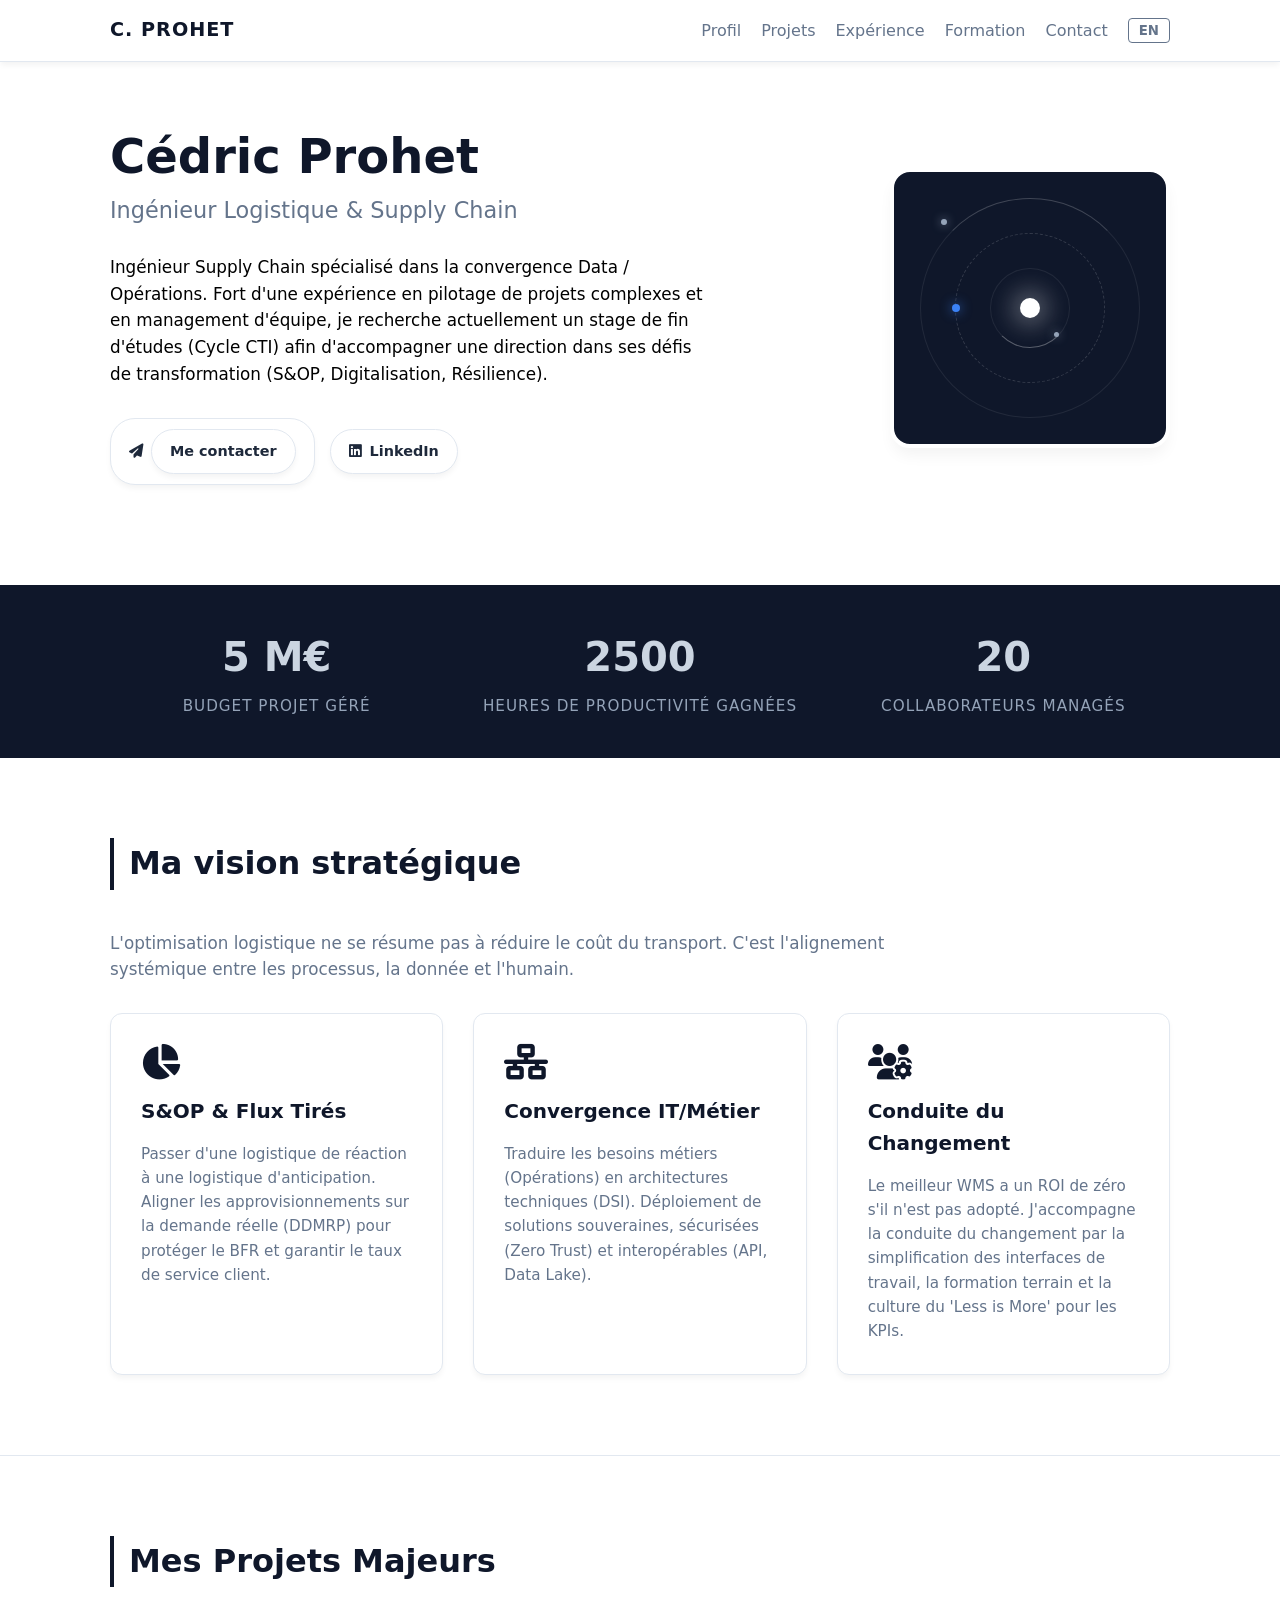
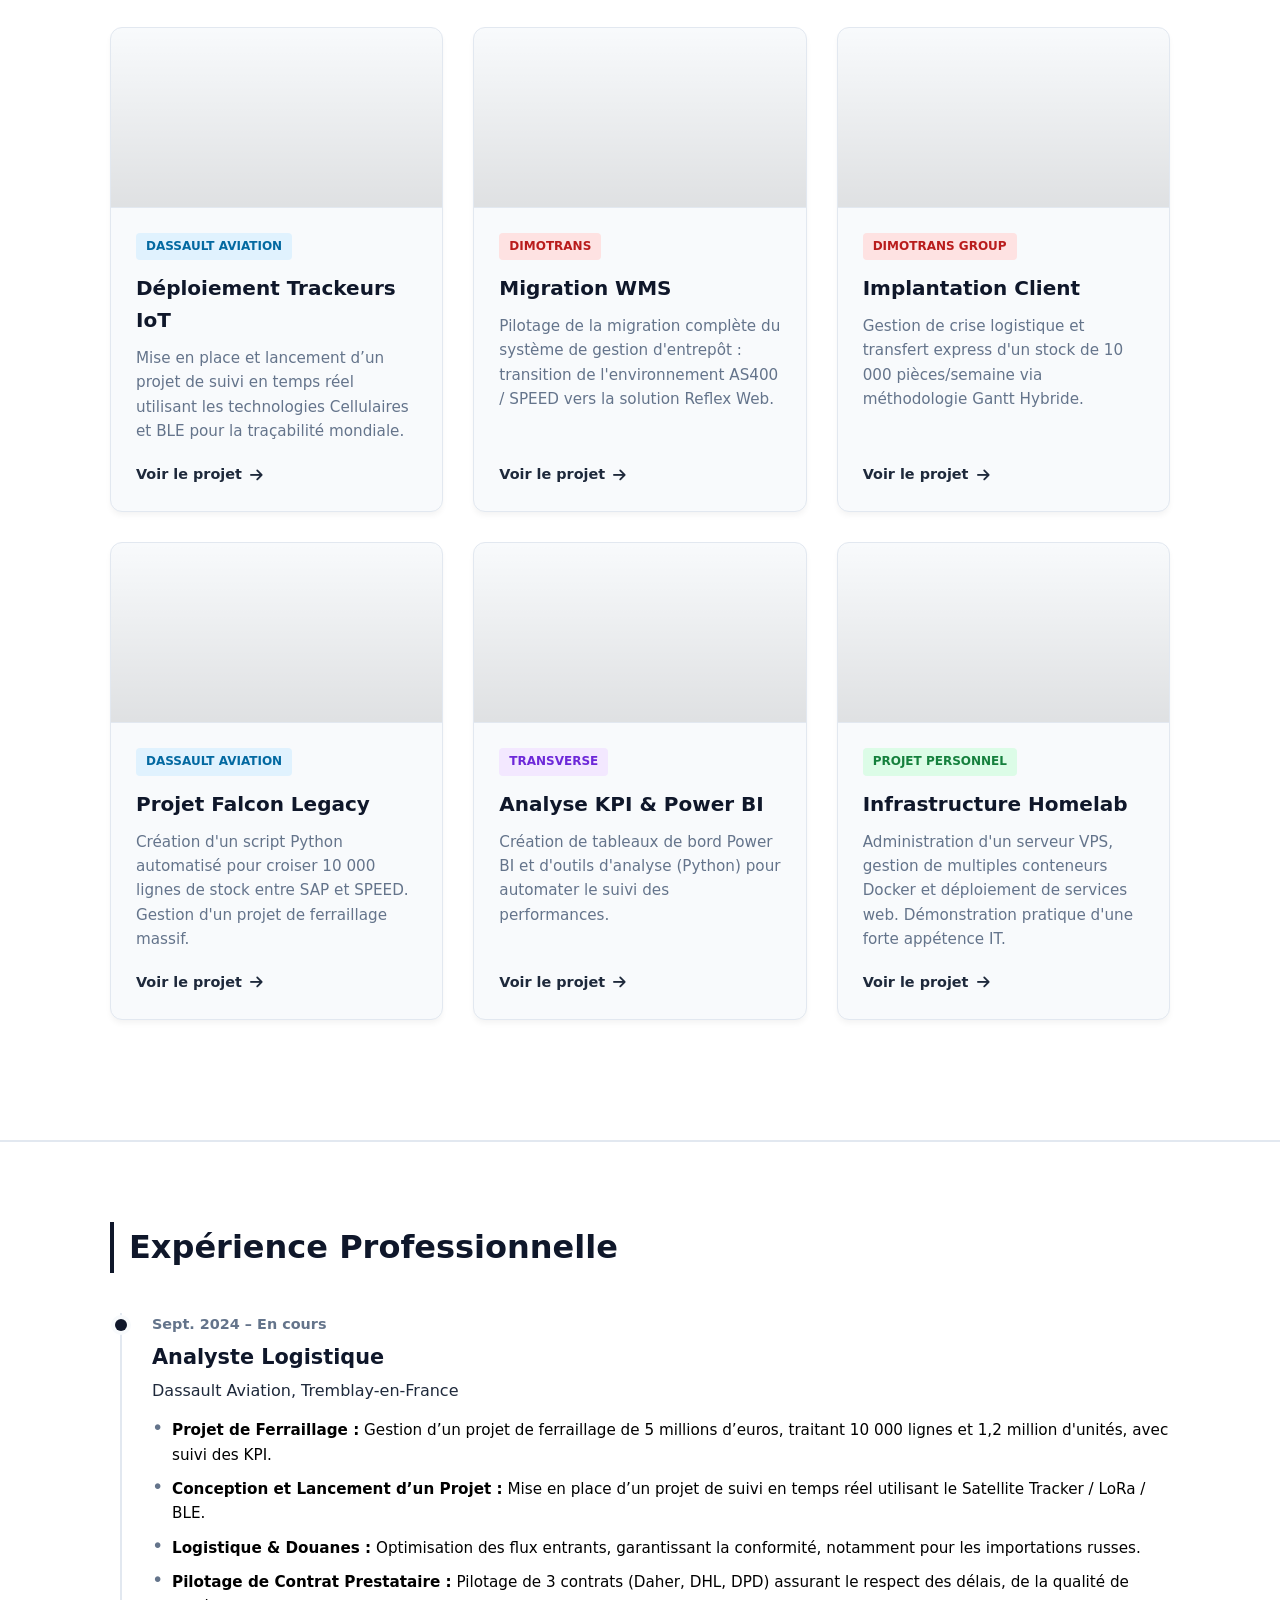
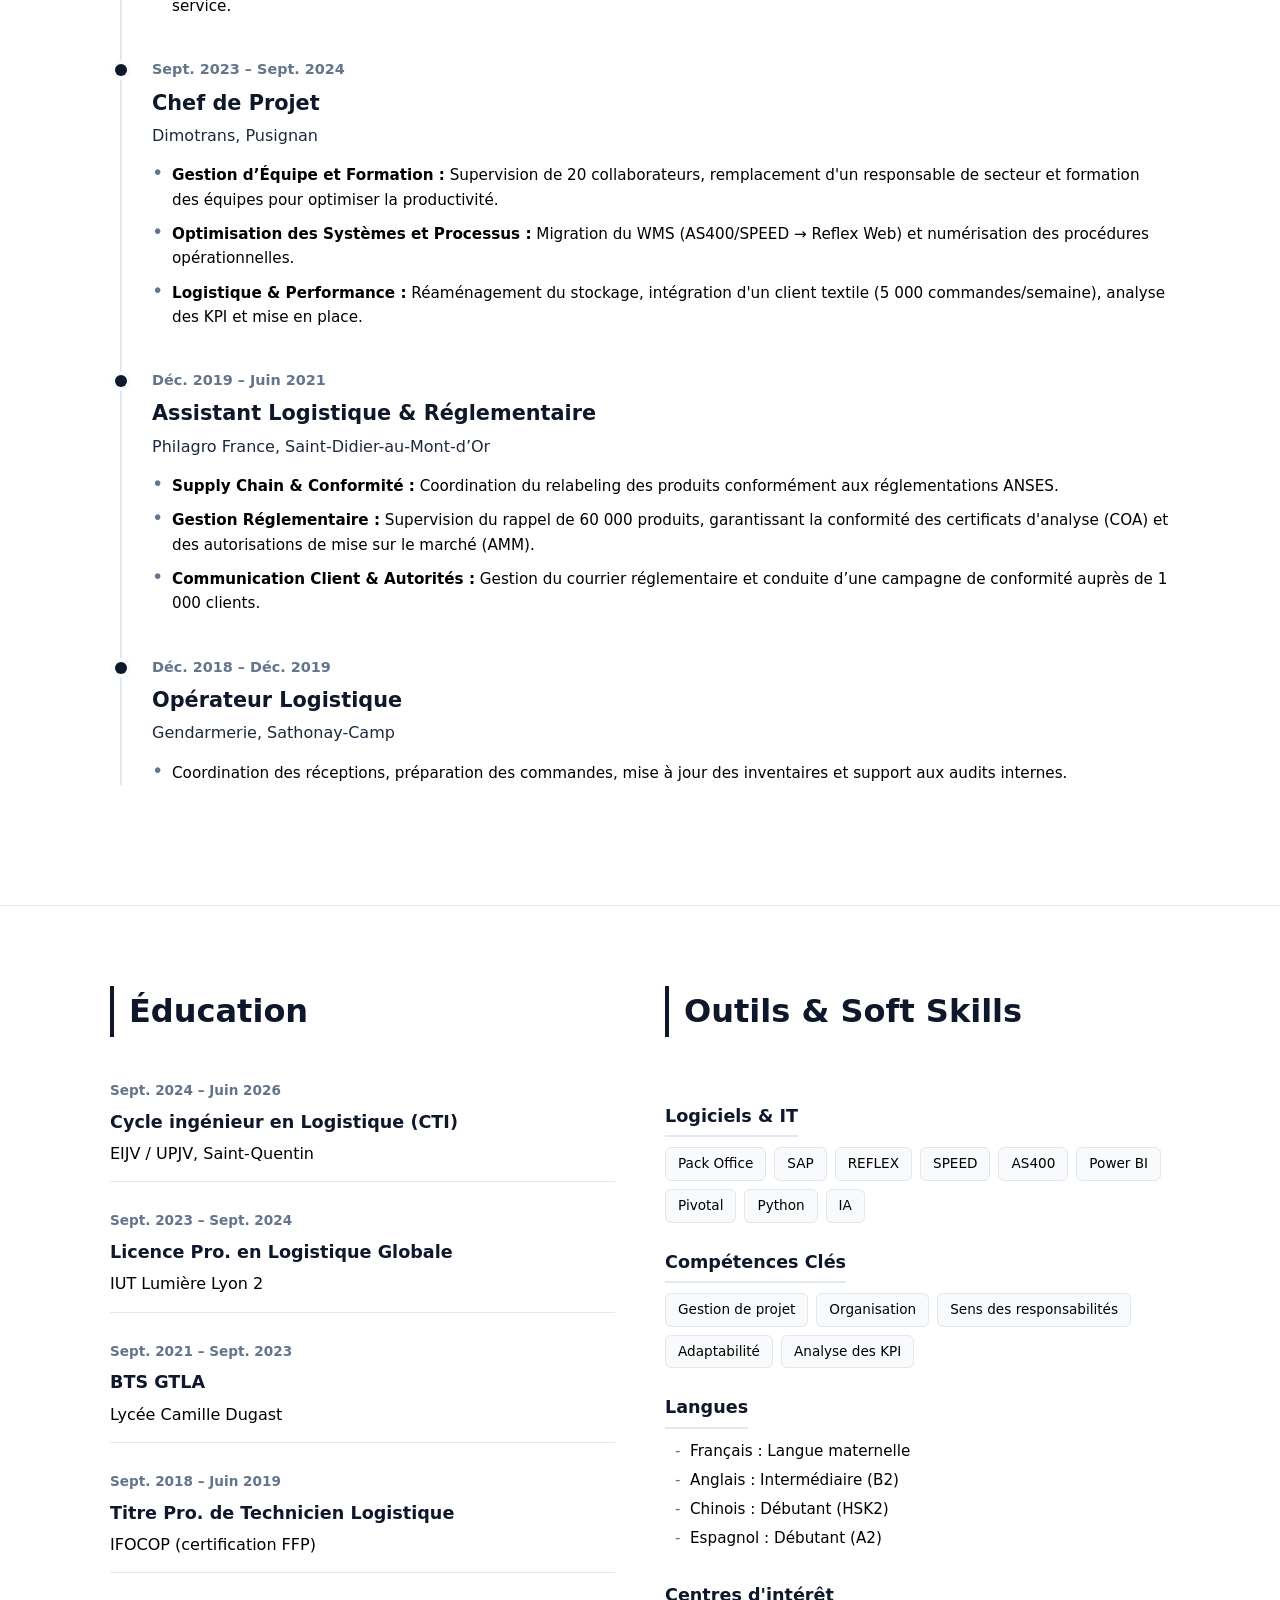
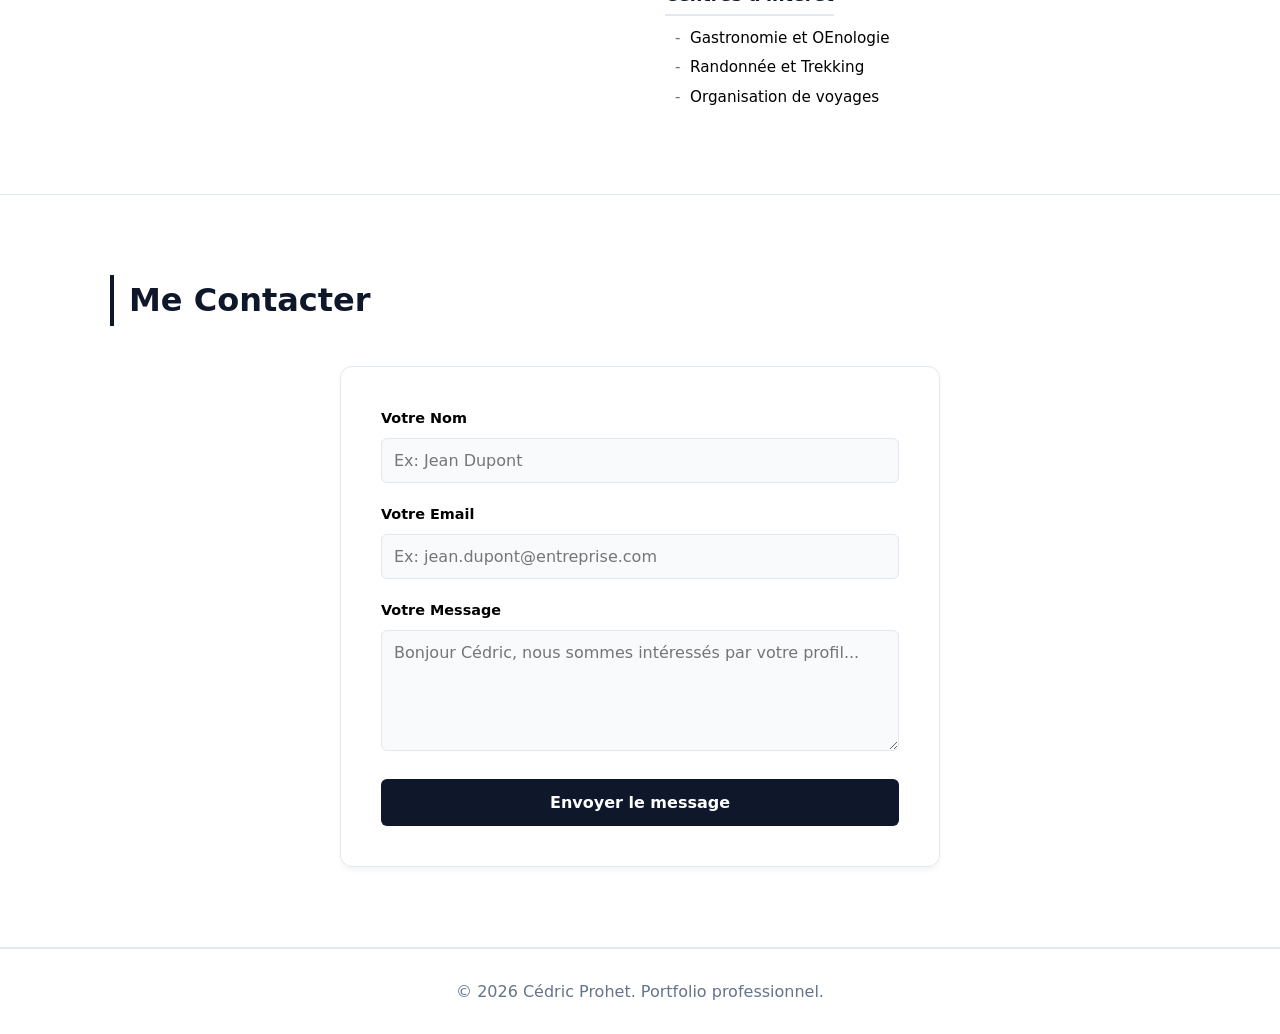
<file: index.html>
<!DOCTYPE html>
<html lang="fr">
<head>
    <meta charset="UTF-8">
    <meta name="viewport" content="width=device-width, initial-scale=1.0">
    <title>Cédric Prohet - Ingénieur Logistique & Supply Chain</title>
    <meta name="description" content="Cédric Prohet, ingénieur Logistique & Supply Chain spécialisé en pilotage de projets, data et digitalisation. Portfolio, expériences et projets.">
    <meta property="og:title" content="Cédric Prohet - Ingénieur Logistique & Supply Chain">
    <meta property="og:description" content="Ingénieur Supply Chain spécialisé dans la convergence Data / Opérations. Portfolio, expériences et projets.">
    <meta property="og:type" content="website">
    <meta property="og:locale" content="fr_FR">
    <meta property="og:url" content="https://cedric.prohet.fr/">
    <meta name="theme-color" content="#0f172a">
    <link rel="canonical" href="https://cedric.prohet.fr/">
    <link rel="icon" type="image/svg+xml" href="favicon.svg">
    <link rel="stylesheet" href="style.css">
    <link rel="stylesheet" href="https://cdnjs.cloudflare.com/ajax/libs/font-awesome/6.4.0/css/all.min.css">

    <style>
        /* === THEME GRIS PRO & ÉLÉGANT === */
        body { line-height: 1.6; }
        .container { max-width: 1100px; margin: 0 auto; padding: 0 20px; }
        .section { padding: 80px 0; }

        /* --- TYPOGRAPHIE --- */
        .section-title { font-size: 2rem; font-weight: 700; color: var(--accent); margin-bottom: 40px; border-left: 4px solid var(--accent); padding-left: 15px; }

        /* --- NAVBAR --- */
        .nav-links { display: flex; gap: 20px; align-items: center; }
        .nav-links a { color: var(--text-muted); text-decoration: none; font-weight: 500; transition: var(--transition); }
        .nav-links a:hover { color: var(--accent); }

        /* --- HERO & PHOTO --- */
        .hero { padding-top: 130px; padding-bottom: 60px; }
        .hero-grid { display: flex; justify-content: space-between; align-items: center; gap: 40px; }
        .hero-text { flex: 1; }
        .hero .title { font-size: 3rem; font-weight: 800; color: var(--accent); line-height: 1.1; margin-bottom: 10px; }
        .hero .subtitle { font-size: 1.4rem; color: var(--text-muted); font-weight: 500; margin-bottom: 25px; }
        .hero .description { font-size: 1.05rem; margin-bottom: 30px; max-width: 600px; }
        
        /* Boutons de contact & CV */
        .contact-info { display: flex; gap: 15px; flex-wrap: wrap; align-items: center; }
        .contact-info span, .contact-info a, .contact-info button { background: var(--bg-white); border: 1px solid var(--border); color: var(--text-main); padding: 10px 18px; border-radius: 25px; font-size: 0.9rem; font-weight: 600; text-decoration: none; box-shadow: var(--shadow-sm); display: flex; align-items: center; gap: 8px; transition: var(--transition); cursor: pointer; }
        .contact-info a:hover, .contact-info button.btn-outline:hover { border-color: var(--accent); color: var(--bg-white); background-color: var(--accent); }
        
        /* --- STYLE DE L'ANIMATION (NEXUS) --- */
        .hero-photo-container { flex-shrink: 0; width: 280px; height: 280px; border-radius: 20px; background: var(--accent); overflow: hidden; border: 4px solid var(--bg-white); box-shadow: var(--shadow-md); display: flex; align-items: center; justify-content: center; position: relative; }
        
        .nexus-wrapper { position: relative; width: 100%; height: 100%; display: flex; align-items: center; justify-content: center; }
        .nexus-ring { position: absolute; border-radius: 50%; border: 1px solid rgba(255,255,255,0.08); }
        .nexus-ring::before { content: ''; position: absolute; border-radius: 50%; background: #94a3b8; box-shadow: 0 0 10px rgba(148, 163, 184, 0.8); }
        
        .outer-ring { width: 220px; height: 220px; animation: spin-right 12s linear infinite; border-top: 1px solid rgba(255,255,255,0.2); }
        .outer-ring::before { width: 6px; height: 6px; top: 20px; left: 20px; }
        
        .middle-ring { width: 150px; height: 150px; animation: spin-left 8s linear infinite; border: 1px dashed rgba(255,255,255,0.15); }
        .middle-ring::before { width: 8px; height: 8px; top: 50%; left: -4px; transform: translateY(-50%); background: #3b82f6; box-shadow: 0 0 12px rgba(59, 130, 246, 0.8); }
        
        .inner-ring { width: 80px; height: 80px; animation: spin-right 5s linear infinite; border-bottom: 1px solid rgba(255,255,255,0.3); }
        .inner-ring::before { width: 5px; height: 5px; bottom: 10px; right: 10px; }
        
        .nexus-core { position: absolute; width: 20px; height: 20px; background: #ffffff; border-radius: 50%; box-shadow: 0 0 25px 8px rgba(255,255,255,0.3); animation: core-pulse 2s ease-in-out infinite; }

        @keyframes spin-right { 100% { transform: rotate(360deg); } }
        @keyframes spin-left { 100% { transform: rotate(-360deg); } }
        @keyframes core-pulse { 0%, 100% { transform: scale(1); opacity: 0.9; } 50% { transform: scale(1.2); opacity: 1; } }

        /* --- BOUTON FLOTTANT (SCROLL) --- */
        .floating-btn {
            position: fixed;
            bottom: 30px;
            right: 30px;
            background-color: var(--accent);
            color: white;
            border: none;
            padding: 12px 20px;
            border-radius: 30px;
            font-size: 0.9rem;
            font-weight: 700;
            cursor: pointer;
            box-shadow: 0 4px 15px rgba(15, 23, 42, 0.3);
            display: flex;
            align-items: center;
            gap: 10px;
            z-index: 999;
            opacity: 0;
            transform: translateY(20px);
            visibility: hidden;
            transition: opacity 0.3s, transform 0.3s, background-color 0.2s;
        }
        .floating-btn.visible {
            opacity: 1;
            transform: translateY(0);
            visibility: visible;
        }
        .floating-btn:hover {
            background-color: #1e293b;
            transform: translateY(-3px) scale(1.05);
            box-shadow: 0 8px 20px rgba(15, 23, 42, 0.4);
        }

        /* --- BANNIERE KPI --- */
        .kpi-banner { background: var(--accent); color: var(--bg-white); padding: 40px 0; margin-top: 40px; }
        .kpi-stats-grid { display: flex; justify-content: space-around; text-align: center; flex-wrap: wrap; gap: 30px; }
        .kpi-item { flex: 1; min-width: 200px; }
        .kpi-value { font-size: 2.5rem; font-weight: 800; margin-bottom: 5px; color: #cbd5e1; }
        .kpi-item p { font-size: 0.95rem; font-weight: 500; color: #94a3b8; text-transform: uppercase; letter-spacing: 1px; }

        /* --- CARDS PROJETS --- */
        .projects-grid { display: grid; grid-template-columns: repeat(auto-fit, minmax(320px, 1fr)); gap: 30px; }
        
        .project-card { display: flex; flex-direction: column; text-decoration: none; color: inherit; background: var(--bg-main); border: 1px solid var(--border); border-radius: 12px; overflow: hidden; transition: var(--transition); box-shadow: var(--shadow-sm); }
        .project-card:hover { transform: translateY(-8px); box-shadow: var(--shadow-md); background: var(--bg-white); border-color: #94a3b8; }
        
        .project-img { height: 180px; background-size: cover; background-position: center; border-bottom: 1px solid var(--border); position: relative; }
        .project-img::after { content: ''; position: absolute; inset: 0; background: linear-gradient(to bottom, transparent, rgba(0,0,0,0.1)); }
        
        .project-body { padding: 25px; display: flex; flex-direction: column; flex-grow: 1; }
        
        /* Tags Catégories Projets */
        .project-company { align-self: flex-start; font-size: 0.75rem; font-weight: 700; padding: 4px 10px; border-radius: 4px; margin-bottom: 12px; text-transform: uppercase; }
        .cat-dassault { background-color: #e0f2fe; color: #0369a1; }
        .cat-dimotrans { background-color: #fee2e2; color: #b91c1c; }
        .cat-transverse { background-color: #f3e8ff; color: #6d28d9; }
        .cat-perso { background-color: #dcfce7; color: #15803d; }

        .project-card h3 { font-size: 1.25rem; margin-bottom: 10px; color: var(--accent); }
        .project-card p { font-size: 0.95rem; color: var(--text-muted); margin-bottom: 20px; flex-grow: 1; }
        
        .btn-link { align-self: flex-start; font-size: 0.9rem; font-weight: 700; color: var(--text-main); display: flex; align-items: center; gap: 8px; transition: var(--transition); }
        .project-card:hover .btn-link { color: var(--accent); gap: 12px; }

        /* Bouton "Voir Plus" */
        .hidden-project { display: none !important; }
        .btn-center { display: flex; justify-content: center; margin-top: 40px; }
        .btn-outline { background: transparent; border: 2px solid var(--accent); color: var(--accent); padding: 10px 25px; border-radius: 6px; font-weight: bold; cursor: pointer; transition: var(--transition); font-size: 1rem; }
        .btn-outline:hover { background: var(--accent); color: var(--bg-white); }

        /* --- TIMELINE EXPERIENCES --- */
        .timeline { border-left: 2px solid var(--border); padding-left: 30px; margin-left: 10px; }
        .timeline-item { position: relative; margin-bottom: 40px; }
        .timeline-item::before { content: ''; position: absolute; left: -37px; top: 6px; width: 12px; height: 12px; background: var(--accent); border-radius: 50%; box-shadow: 0 0 0 4px var(--bg-main); }
        .timeline-date { font-weight: 700; color: var(--text-muted); margin-bottom: 5px; font-size: 0.9rem; }
        .timeline-item h3 { font-size: 1.3rem; color: var(--accent); margin-bottom: 3px; }
        .timeline-item .company { font-size: 1rem; color: var(--text-main); font-weight: 500; margin-bottom: 15px; }
        .timeline-list { list-style: none; }
        .timeline-list li { position: relative; padding-left: 20px; margin-bottom: 10px; font-size: 0.95rem; }
        .timeline-list li::before { content: '•'; position: absolute; left: 0; color: var(--text-muted); font-size: 1.2rem; line-height: 1; }

        /* --- EDUCATION & SKILLS GRID --- */
        .grid-2-cols { display: grid; grid-template-columns: 1fr 1fr; gap: 50px; }
        .education-card { margin-bottom: 25px; padding-bottom: 15px; border-bottom: 1px solid var(--border); }
        .edu-date { font-weight: bold; color: var(--text-muted); font-size: 0.85rem; }
        .education-card h4 { font-size: 1.1rem; color: var(--accent); margin: 5px 0; }
        .sub-heading { font-size: 1.1rem; color: var(--accent); margin: 25px 0 10px; border-bottom: 2px solid var(--accent-light); padding-bottom: 5px; display: inline-block; }
        .tags-container { display: flex; flex-wrap: wrap; gap: 8px; }
        .tag { background: var(--bg-main); border: 1px solid var(--border); padding: 5px 12px; border-radius: 6px; font-size: 0.85rem; font-weight: 500; }
        .simple-list { list-style-type: none; padding-left: 10px; }
        .simple-list li { margin-bottom: 5px; position: relative; padding-left: 15px; font-size: 0.95rem; }
        .simple-list li::before { content: '-'; position: absolute; left: 0; color: var(--text-muted); }

        /* --- FORMULAIRE DE CONTACT --- */
        .contact-wrapper { max-width: 600px; margin: 0 auto; background: var(--bg-white); padding: 40px; border-radius: 12px; border: 1px solid var(--border); box-shadow: var(--shadow-sm); }
        .form-group { margin-bottom: 20px; }
        .form-group label { display: block; font-weight: 600; margin-bottom: 8px; font-size: 0.9rem; }
        .form-group input, .form-group textarea { width: 100%; padding: 12px; border: 1px solid var(--border); border-radius: 6px; font-size: 1rem; font-family: inherit; background: var(--bg-main); transition: var(--transition); }
        .form-group input:focus, .form-group textarea:focus { outline: none; border-color: var(--text-muted); box-shadow: 0 0 0 3px var(--accent-light); }
        .btn-submit { width: 100%; background: var(--accent); color: var(--bg-white); padding: 14px; border: none; border-radius: 6px; font-size: 1rem; font-weight: 700; cursor: pointer; transition: var(--transition); }
        .btn-submit:hover { background: #1e293b; transform: translateY(-2px); box-shadow: var(--shadow-md); }

        /* --- NOUVEAUX BLOCS (VISION & LEADERSHIP) --- */
        .vision-grid { display: grid; grid-template-columns: repeat(auto-fit, minmax(300px, 1fr)); gap: 30px; margin-top: 30px; }
        .vision-card { background: var(--bg-white); padding: 30px; border-radius: 12px; border: 1px solid var(--border); box-shadow: var(--shadow-sm); transition: var(--transition); }
        .vision-card:hover { transform: translateY(-5px); box-shadow: var(--shadow-md); border-color: var(--accent); }
        .vision-icon { font-size: 2.2rem; color: var(--accent); margin-bottom: 15px; display: block; }
        .vision-card h3 { font-size: 1.25rem; color: var(--accent); margin-bottom: 15px; }
        .vision-card p { font-size: 0.95rem; color: var(--text-muted); line-height: 1.6; }

        /* --- FOOTER & MISC --- */
        .footer { background: var(--bg-white); }

        /* --- RESPONSIVE --- */
        @media (max-width: 850px) {
            .hero-grid { flex-direction: column-reverse; text-align: center; }
            .contact-info { justify-content: center; }
            .grid-2-cols { grid-template-columns: 1fr; }
            .nav-links a { display: none; }
        }
    </style>
</head>
<body>

    <nav class="navbar">
        <div class="nav-container">
            <span class="logo">C. PROHET</span>
            <div class="nav-links">
                <a href="#about" data-fr="Profil" data-en="Profile">Profil</a>
                <a href="#projects" data-fr="Projets" data-en="Projects">Projets</a>
                <a href="#experience" data-fr="Expérience" data-en="Experience">Expérience</a>
                <a href="#education" data-fr="Formation" data-en="Education">Formation</a>
                <a href="#contact" data-fr="Contact" data-en="Contact">Contact</a>
                <button id="lang-toggle" class="btn-lang">EN</button>
            </div>
        </div>
    </nav>

    <main>
        <section id="about" class="hero">
            <div class="container hero-grid reveal">
                <div class="hero-text">
                    <h1 class="title" data-fr="Cédric Prohet" data-en="Cédric Prohet">Cédric Prohet</h1>
                    <h2 class="subtitle" data-fr="Ingénieur Logistique & Supply Chain" data-en="Logistics & Supply Chain Engineer">Ingénieur Logistique & Supply Chain</h2>
                    <p class="description" data-fr="Ingénieur Supply Chain spécialisé dans la convergence Data / Opérations. Fort d'une expérience en pilotage de projets complexes et en management d'équipe, je recherche actuellement un stage de fin d'études (Cycle CTI) afin d'accompagner une direction dans ses défis de transformation (S&OP, Digitalisation, Résilience)." data-en="Supply Chain Engineer specialized in Data / Operations convergence. With experience in managing complex projects and team leadership, I am currently seeking a final-year internship (CTI cycle) to support management in its transformation challenges (S&OP, Digitalization, Resilience).">Ingénieur Supply Chain spécialisé dans la convergence Data / Opérations. Fort d'une expérience en pilotage de projets complexes et en management d'équipe, je recherche actuellement un stage de fin d'études (Cycle CTI) afin d'accompagner une direction dans ses défis de transformation (S&OP, Digitalisation, Résilience).</p>
                    
                    <div class="contact-info">
                        <a href="#contact" class="btn-outline"><i class="fa-solid fa-paper-plane"></i> <span data-fr="Me contacter" data-en="Contact me">Me contacter</span></a>
                        <a href="https://www.linkedin.com/in/c%C3%A9dric-prohet-371b48183/" target="_blank" rel="noopener noreferrer" class="btn-outline"><i class="fa-brands fa-linkedin"></i> LinkedIn</a>
                    </div>
                </div>
                <div class="hero-photo-container">
                    <div class="nexus-wrapper">
                        <div class="nexus-ring outer-ring"></div>
                        <div class="nexus-ring middle-ring"></div>
                        <div class="nexus-ring inner-ring"></div>
                        <div class="nexus-core"></div>
                    </div>
                </div>
            </div>
        </section>

        <section class="kpi-banner">
            <div class="container kpi-stats-grid">
                <div class="kpi-item reveal">
                    <div class="kpi-value"><span class="counter" data-target="5">0</span> M€</div>
                    <p data-fr="Budget Projet Géré" data-en="Project Budget Managed">Budget Projet Géré</p>
                </div>
                <div class="kpi-item reveal" style="transition-delay: 0.1s;">
                    <div class="kpi-value"><span class="counter" data-target="2500">0</span></div>
                    <p data-fr="Heures de Productivité Gagnées" data-en="Productivity Hours Saved">Heures de Productivité Gagnées</p>
                </div>
                <div class="kpi-item reveal" style="transition-delay: 0.2s;">
                    <div class="kpi-value"><span class="counter" data-target="20">0</span></div>
                    <p data-fr="Collaborateurs Managés" data-en="Team Members Managed">Collaborateurs Managés</p>
                </div>
            </div>
        </section>

        <section id="vision" class="section">
            <div class="container">
                <h2 class="section-title reveal" data-fr="Ma vision stratégique" data-en="My Strategic Vision">Ma vision stratégique</h2>
                <p class="description reveal" style="font-size: 1.05rem; color: var(--text-muted); max-width: 800px;" data-fr="L'optimisation logistique ne se résume pas à réduire le coût du transport. C'est l'alignement systémique entre les processus, la donnée et l'humain." data-en="Logistics optimization is not just about reducing transport costs. It is the systemic alignment between processes, data, and people.">L'optimisation logistique ne se résume pas à réduire le coût du transport. C'est l'alignement systémique entre les processus, la donnée et l'humain.</p>
                
                <div class="vision-grid">
                    <div class="vision-card reveal">
                        <i class="fa-solid fa-chart-pie vision-icon"></i>
                        <h3 data-fr="S&OP & Flux Tirés" data-en="S&OP & Pull Flows">S&OP & Flux Tirés</h3>
                        <p data-fr="Passer d'une logistique de réaction à une logistique d'anticipation. Aligner les approvisionnements sur la demande réelle (DDMRP) pour protéger le BFR et garantir le taux de service client." data-en="Moving from reactive to anticipatory logistics. Aligning supply with actual demand (DDMRP) to protect working capital and ensure customer service levels.">Passer d'une logistique de réaction à une logistique d'anticipation. Aligner les approvisionnements sur la demande réelle (DDMRP) pour protéger le BFR et garantir le taux de service client.</p>
                    </div>
                    <div class="vision-card reveal" style="transition-delay: 0.1s;">
                        <i class="fa-solid fa-network-wired vision-icon"></i>
                        <h3 data-fr="Convergence IT/Métier" data-en="IT/Business Convergence">Convergence IT/Métier</h3>
                        <p data-fr="Traduire les besoins métiers (Opérations) en architectures techniques (DSI). Déploiement de solutions souveraines, sécurisées (Zero Trust) et interopérables (API, Data Lake)." data-en="Translating business needs (Operations) into technical architectures (IT). Deploying sovereign, secure (Zero Trust), and interoperable solutions (API, Data Lake).">Traduire les besoins métiers (Opérations) en architectures techniques (DSI). Déploiement de solutions souveraines, sécurisées (Zero Trust) et interopérables (API, Data Lake).</p>
                    </div>
                    <div class="vision-card reveal" style="transition-delay: 0.2s;">
                        <i class="fa-solid fa-users-gear vision-icon"></i>
                        <h3 data-fr="Conduite du Changement" data-en="Change Management">Conduite du Changement</h3>
                        <p data-fr="Le meilleur WMS a un ROI de zéro s'il n'est pas adopté. J'accompagne la conduite du changement par la simplification des interfaces de travail, la formation terrain et la culture du 'Less is More' pour les KPIs." data-en="The best WMS has a zero ROI if it is not adopted. I support change management by simplifying work interfaces, field training, and the 'Less is More' KPI culture.">Le meilleur WMS a un ROI de zéro s'il n'est pas adopté. J'accompagne la conduite du changement par la simplification des interfaces de travail, la formation terrain et la culture du 'Less is More' pour les KPIs.</p>
                    </div>
                </div>
            </div>
        </section>

        <section id="projects" class="section bg-white">
            <div class="container">
                <h2 class="section-title reveal" data-fr="Mes Projets Majeurs" data-en="My Major Projects">Mes Projets Majeurs</h2>
                
                <div class="projects-grid">
                    <a href="projet-iot-tracker.html" class="project-card reveal">
                        <div class="project-img" style="background-image: url('https://images.unsplash.com/photo-1518770660439-4636190af475?auto=format&fit=crop&q=80');"></div>
                        <div class="project-body">
                            <span class="project-company cat-dassault">Dassault Aviation</span>
                            <h3 data-fr="Déploiement Trackeurs IoT" data-en="IoT Trackers Deployment">Déploiement Trackeurs IoT</h3>
                            <p data-fr="Mise en place et lancement d’un projet de suivi en temps réel utilisant les technologies Cellulaires et BLE pour la traçabilité mondiale." data-en="Setup and launch of a real-time tracking project using Cellular and BLE technologies for global traceability.">Mise en place et lancement d’un projet de suivi en temps réel utilisant les technologies Cellulaires et BLE pour la traçabilité mondiale.</p>
                            <span class="btn-link" data-fr="Voir le projet <i class='fa-solid fa-arrow-right'></i>" data-en="View project <i class='fa-solid fa-arrow-right'></i>">Voir le projet <i class="fa-solid fa-arrow-right"></i></span>
                        </div>
                    </a>

                    <a href="migration-wms-speed.html" class="project-card reveal" style="transition-delay: 0.1s;">
                        <div class="project-img" style="background-image: url('https://images.unsplash.com/photo-1586528116311-ad8dd3c8310d?auto=format&fit=crop&q=80');"></div>
                        <div class="project-body">
                            <span class="project-company cat-dimotrans">Dimotrans</span>
                            <h3 data-fr="Migration WMS" data-en="WMS Migration">Migration WMS</h3>
                            <p data-fr="Pilotage de la migration complète du système de gestion d'entrepôt : transition de l'environnement AS400 / SPEED vers la solution Reflex Web." data-en="Managed the complete migration of the Warehouse Management System: transitioning from AS400 / SPEED to Reflex Web.">Pilotage de la migration complète du système de gestion d'entrepôt : transition de l'environnement AS400 / SPEED vers la solution Reflex Web.</p>
                            <span class="btn-link" data-fr="Voir le projet <i class='fa-solid fa-arrow-right'></i>" data-en="View project <i class='fa-solid fa-arrow-right'></i>">Voir le projet <i class="fa-solid fa-arrow-right"></i></span>
                        </div>
                    </a>

                    <a href="projet-implantation.html" class="project-card reveal" style="transition-delay: 0.2s;">
                        <div class="project-img" style="background-image: url('https://images.unsplash.com/photo-1553413077-190dd305871c?auto=format&fit=crop&q=80');"></div>
                        <div class="project-body">
                            <span class="project-company cat-dimotrans">Dimotrans Group</span>
                            <h3 data-fr="Implantation Client" data-en="Client Implementation">Implantation Client</h3>
                            <p data-fr="Gestion de crise logistique et transfert express d'un stock de 10 000 pièces/semaine via méthodologie Gantt Hybride." data-en="Logistics crisis management and express transfer of a 10,000 pieces/week stock via Hybrid Gantt methodology.">Gestion de crise logistique et transfert express d'un stock de 10 000 pièces/semaine via méthodologie Gantt Hybride.</p>
                            <span class="btn-link" data-fr="Voir le projet <i class='fa-solid fa-arrow-right'></i>" data-en="View project <i class='fa-solid fa-arrow-right'></i>">Voir le projet <i class="fa-solid fa-arrow-right"></i></span>
                        </div>
                    </a>

                    <a href="projet-legacy.html" class="project-card reveal" style="transition-delay: 0.1s;">
                        <div class="project-img" style="background-image: url('https://images.unsplash.com/photo-1555949963-ff9fe0c870eb?auto=format&fit=crop&q=80');"></div>
                        <div class="project-body">
                            <span class="project-company cat-dassault">Dassault Aviation</span>
                            <h3 data-fr="Projet Falcon Legacy" data-en="Data Falcon Project">Projet Falcon Legacy</h3>
                            <p data-fr="Création d'un script Python automatisé pour croiser 10 000 lignes de stock entre SAP et SPEED. Gestion d'un projet de ferraillage massif." data-en="Created an automated Python script to cross-reference 10,000 stock lines between SAP and SPEED. Managed a massive scrapping project.">Création d'un script Python automatisé pour croiser 10 000 lignes de stock entre SAP et SPEED. Gestion d'un projet de ferraillage massif.</p>
                            <span class="btn-link" data-fr="Voir le projet <i class='fa-solid fa-arrow-right'></i>" data-en="View project <i class='fa-solid fa-arrow-right'></i>">Voir le projet <i class="fa-solid fa-arrow-right"></i></span>
                        </div>
                    </a>

                    <a href="powerbi-kpi.html" class="project-card reveal" style="transition-delay: 0.2s;">
                        <div class="project-img" style="background-image: url('https://images.unsplash.com/photo-1551288049-bebda4e38f71?auto=format&fit=crop&q=80');"></div>
                        <div class="project-body">
                            <span class="project-company cat-transverse">Transverse</span>
                            <h3 data-fr="Analyse KPI & Power BI" data-en="KPI Analysis & Power BI">Analyse KPI & Power BI</h3>
                            <p data-fr="Création de tableaux de bord Power BI et d'outils d'analyse (Python) pour automatisé le suivi des performances." data-en="Creation of Power BI dashboards and analysis tools (Python) to automate performance tracking.">Création de tableaux de bord Power BI et d'outils d'analyse (Python) pour automater le suivi des performances.</p>
                            <span class="btn-link" data-fr="Voir le projet <i class='fa-solid fa-arrow-right'></i>" data-en="View project <i class='fa-solid fa-arrow-right'></i>">Voir le projet <i class="fa-solid fa-arrow-right"></i></span>
                        </div>
                    </a>

                    <a href="projet-homelab.html" class="project-card reveal" style="transition-delay: 0.3s;">
                        <div class="project-img" style="background-image: url('https://images.unsplash.com/photo-1558494949-ef010cbdcc31?auto=format&fit=crop&q=80');"></div>
                        <div class="project-body">
                            <span class="project-company cat-perso">Projet Personnel</span>
                            <h3 data-fr="Infrastructure Homelab" data-en="Homelab Infrastructure">Infrastructure Homelab</h3>
                            <p data-fr="Administration d'un serveur VPS, gestion de multiples conteneurs Docker et déploiement de services web. Démonstration pratique d'une forte appétence IT." data-en="VPS server administration, management of multiple Docker containers, and web services deployment. Practical demonstration of a strong IT affinity.">Administration d'un serveur VPS, gestion de multiples conteneurs Docker et déploiement de services web. Démonstration pratique d'une forte appétence IT.</p>
                            <span class="btn-link" data-fr="Voir le projet <i class='fa-solid fa-arrow-right'></i>" data-en="View project <i class='fa-solid fa-arrow-right'></i>">Voir le projet <i class="fa-solid fa-arrow-right"></i></span>
                        </div>
                    </a>
                </div>

                <div class="btn-center">
                    <button id="load-more-projects" class="btn-outline" style="display: none;" data-fr="Voir plus de projets" data-en="Show more projects">Voir plus de projets</button>
                </div>
            </div>
        </section>

        <section id="experience" class="section bg-white">
            <div class="container">
                <h2 class="section-title reveal" data-fr="Expérience Professionnelle" data-en="Professional Experience">Expérience Professionnelle</h2>
                
                <div class="timeline">
                    <div class="timeline-item reveal">
                        <div class="timeline-date" data-fr="Sept. 2024 – En cours" data-en="Sept. 2024 – Present">Sept. 2024 – En cours</div>
                        <h3 data-fr="Analyste Logistique" data-en="Logistics Analyst">Analyste Logistique</h3>
                        <h4 class="company">Dassault Aviation, Tremblay-en-France</h4>
                        <ul class="timeline-list">
                            <li data-fr="<strong>Projet de Ferraillage :</strong> Gestion d’un projet de ferraillage de 5 millions d’euros, traitant 10 000 lignes et 1,2 million d'unités, avec suivi des KPI." data-en="<strong>Scrapping Project:</strong> Managed a €5M scrapping project processing 10,000 lines and 1.2M units, with KPI tracking."><strong>Projet de Ferraillage :</strong> Gestion d’un projet de ferraillage de 5 millions d’euros, traitant 10 000 lignes et 1,2 million d'unités, avec suivi des KPI.</li>
                            <li data-fr="<strong>Conception et Lancement d’un Projet :</strong> Mise en place d’un projet de suivi en temps réel utilisant le Satellite Tracker / LoRa / BLE." data-en="<strong>Project Design & Launch:</strong> Implemented a real-time tracking project using Satellite Tracker / LoRa / BLE."><strong>Conception et Lancement d’un Projet :</strong> Mise en place d’un projet de suivi en temps réel utilisant le Satellite Tracker / LoRa / BLE.</li>
                            <li data-fr="<strong>Logistique & Douanes :</strong> Optimisation des flux entrants, garantissant la conformité, notamment pour les importations russes." data-en="<strong>Logistics & Customs:</strong> Inbound flow optimization ensuring compliance, notably for Russian imports."><strong>Logistique & Douanes :</strong> Optimisation des flux entrants, garantissant la conformité, notamment pour les importations russes.</li>
                            <li data-fr="<strong>Pilotage de Contrat Prestataire :</strong> Pilotage de 3 contrats (Daher, DHL, DPD) assurant le respect des délais, de la qualité de service." data-en="<strong>Service Provider Management:</strong> Managed 3 contracts (Daher, DHL, DPD) ensuring adherence to deadlines and service quality."><strong>Pilotage de Contrat Prestataire :</strong> Pilotage de 3 contrats (Daher, DHL, DPD) assurant le respect des délais, de la qualité de service.</li>
                        </ul>
                    </div>

                    <div class="timeline-item reveal">
                        <div class="timeline-date" data-fr="Sept. 2023 – Sept. 2024" data-en="Sept. 2023 – Sept. 2024">Sept. 2023 – Sept. 2024</div>
                        <h3 data-fr="Chef de Projet" data-en="Project Manager">Chef de Projet</h3>
                        <h4 class="company">Dimotrans, Pusignan</h4>
                        <ul class="timeline-list">
                            <li data-fr="<strong>Gestion d’Équipe et Formation :</strong> Supervision de 20 collaborateurs, remplacement d'un responsable de secteur et formation des équipes pour optimiser la productivité." data-en="<strong>Team Management & Training:</strong> Supervised 20 employees, replaced a sector manager, and trained teams to optimize productivity."><strong>Gestion d’Équipe et Formation :</strong> Supervision de 20 collaborateurs, remplacement d'un responsable de secteur et formation des équipes pour optimiser la productivité.</li>
                            <li data-fr="<strong>Optimisation des Systèmes et Processus :</strong> Migration du WMS (AS400/SPEED → Reflex Web) et numérisation des procédures opérationnelles." data-en="<strong>Systems & Process Optimization:</strong> WMS migration (AS400/SPEED → Reflex Web) and digitization of operational procedures."><strong>Optimisation des Systèmes et Processus :</strong> Migration du WMS (AS400/SPEED → Reflex Web) et numérisation des procédures opérationnelles.</li>
                            <li data-fr="<strong>Logistique & Performance :</strong> Réaménagement du stockage, intégration d'un client textile (5 000 commandes/semaine), analyse des KPI et mise en place." data-en="<strong>Logistics & Performance:</strong> Storage reorganization, integration of a textile client (5,000 orders/week), KPI analysis and implementation."><strong>Logistique & Performance :</strong> Réaménagement du stockage, intégration d'un client textile (5 000 commandes/semaine), analyse des KPI et mise en place.</li>
                        </ul>
                    </div>

                    <div class="timeline-item reveal">
                        <div class="timeline-date" data-fr="Déc. 2019 – Juin 2021" data-en="Dec. 2019 – June 2021">Déc. 2019 – Juin 2021</div>
                        <h3 data-fr="Assistant Logistique & Réglementaire" data-en="Logistics & Regulatory Assistant">Assistant Logistique & Réglementaire</h3>
                        <h4 class="company">Philagro France, Saint-Didier-au-Mont-d’Or</h4>
                        <ul class="timeline-list">
                            <li data-fr="<strong>Supply Chain & Conformité :</strong> Coordination du relabeling des produits conformément aux réglementations ANSES." data-en="<strong>Supply Chain & Compliance:</strong> Coordinated product relabeling in accordance with ANSES regulations."><strong>Supply Chain & Conformité :</strong> Coordination du relabeling des produits conformément aux réglementations ANSES.</li>
                            <li data-fr="<strong>Gestion Réglementaire :</strong> Supervision du rappel de 60 000 produits, garantissant la conformité des certificats d'analyse (COA) et des autorisations de mise sur le marché (AMM)." data-en="<strong>Regulatory Management:</strong> Supervised the recall of 60,000 products, ensuring compliance of certificates of analysis (COA) and marketing authorizations (AMM)."><strong>Gestion Réglementaire :</strong> Supervision du rappel de 60 000 produits, garantissant la conformité des certificats d'analyse (COA) et des autorisations de mise sur le marché (AMM).</li>
                            <li data-fr="<strong>Communication Client & Autorités :</strong> Gestion du courrier réglementaire et conduite d’une campagne de conformité auprès de 1 000 clients." data-en="<strong>Client & Authority Communication:</strong> Managed regulatory correspondence and conducted a compliance campaign with 1,000 clients."><strong>Communication Client & Autorités :</strong> Gestion du courrier réglementaire et conduite d’une campagne de conformité auprès de 1 000 clients.</li>
                        </ul>
                    </div>

                    <div class="timeline-item reveal">
                        <div class="timeline-date" data-fr="Déc. 2018 – Déc. 2019" data-en="Dec. 2018 – Dec. 2019">Déc. 2018 – Déc. 2019</div>
                        <h3 data-fr="Opérateur Logistique" data-en="Logistics Operator">Opérateur Logistique</h3>
                        <h4 class="company">Gendarmerie, Sathonay-Camp</h4>
                        <ul class="timeline-list">
                            <li data-fr="Coordination des réceptions, préparation des commandes, mise à jour des inventaires et support aux audits internes." data-en="Coordination of receptions, order picking, inventory updates, and support for internal audits.">Coordination des réceptions, préparation des commandes, mise à jour des inventaires et support aux audits internes.</li>
                        </ul>
                    </div>
                </div>
            </div>
        </section>

        <section id="education" class="section">
            <div class="container grid-2-cols">
                
                <div class="reveal">
                    <h2 class="section-title" data-fr="Éducation" data-en="Education">Éducation</h2>
                    <div class="education-card">
                        <span class="edu-date">Sept. 2024 – Juin 2026</span>
                        <h4 data-fr="Cycle ingénieur en Logistique (CTI)" data-en="Logistics Engineering Degree (CTI)">Cycle ingénieur en Logistique (CTI)</h4>
                        <p>EIJV / UPJV, Saint-Quentin</p>
                    </div>
                    <div class="education-card">
                        <span class="edu-date">Sept. 2023 – Sept. 2024</span>
                        <h4 data-fr="Licence Pro. en Logistique Globale – Parcours International" data-en="Bachelor in Global Logistics - International Track">Licence Pro. en Logistique Globale</h4>
                        <p>IUT Lumière Lyon 2</p>
                    </div>
                    <div class="education-card">
                        <span class="edu-date">Sept. 2021 – Sept. 2023</span>
                        <h4 data-fr="BTS Gestion des Transports et Logistique Associée (GTLA)" data-en="BTS in Transport and Logistics (GTLA)">BTS GTLA</h4>
                        <p>Lycée Camille Dugast</p>
                    </div>
                    <div class="education-card">
                        <span class="edu-date">Sept. 2018 – Juin 2019</span>
                        <h4 data-fr="Titre Pro. de Technicien Logistique – RNCP Niveau IV" data-en="Logistics Technician Certificate - RNCP Level 4">Titre Pro. de Technicien Logistique</h4>
                        <p>IFOCOP (certification FFP)</p>
                    </div>
                </div>

                <div class="reveal">
                    <h2 class="section-title" data-fr="Outils & Soft Skills" data-en="Tools & Soft Skills">Outils & Soft Skills</h2>
                    
                    <h4 class="sub-heading" data-fr="Logiciels & IT" data-en="Software & IT">Logiciels & IT</h4>
                    <div class="tags-container">
                        <span class="tag">Pack Office</span><span class="tag">SAP</span><span class="tag">REFLEX</span>
                        <span class="tag">SPEED</span><span class="tag">AS400</span><span class="tag">Power BI</span>
                        <span class="tag">Pivotal</span><span class="tag">Python</span><span class="tag">IA</span>
                    </div>

                    <h4 class="sub-heading" data-fr="Compétences Clés" data-en="Key Skills">Compétences Clés</h4>
                    <div class="tags-container">
                        <span class="tag">Gestion de projet</span><span class="tag">Organisation</span>
                        <span class="tag">Sens des responsabilités</span><span class="tag">Adaptabilité</span>
                        <span class="tag">Analyse des KPI</span>
                    </div>

                    <h4 class="sub-heading" data-fr="Langues" data-en="Languages">Langues</h4>
                    <ul class="simple-list">
                        <li data-fr="Français : Langue maternelle" data-en="French: Native">Français : Langue maternelle</li>
                        <li data-fr="Anglais : Intermédiaire (B2)" data-en="English: Intermediate (B2)">Anglais : Intermédiaire (B2)</li>
                        <li data-fr="Chinois : Débutant (HSK2)" data-en="Chinese: Beginner (HSK2)">Chinois : Débutant (HSK2)</li>
                        <li data-fr="Espagnol : Débutant (A2)" data-en="Spanish: Beginner (A2)">Espagnol : Débutant (A2)</li>
                    </ul>

                    <h4 class="sub-heading" data-fr="Centres d'intérêt" data-en="Interests">Centres d'intérêt</h4>
                    <ul class="simple-list">
                        <li data-fr="Gastronomie et OEnologie" data-en="Gastronomy and Oenology">Gastronomie et OEnologie</li>
                        <li data-fr="Randonnée et Trekking" data-en="Hiking and Trekking">Randonnée et Trekking</li>
                        <li data-fr="Organisation de voyages" data-en="Travel planning">Organisation de voyages</li>
                    </ul>
                </div>

            </div>
        </section>

        <section id="contact" class="section bg-white">
            <div class="container">
                <h2 class="section-title reveal" data-fr="Me Contacter" data-en="Contact Me">Me Contacter</h2>
                
                <div class="contact-wrapper reveal">
                    <form action="https://formspree.io/f/VOTRE_ID_FORMSPREE" method="POST">
                        <div class="form-group">
                            <label for="name" data-fr="Votre Nom" data-en="Your Name">Votre Nom</label>
                            <input type="text" id="name" name="name" required placeholder="Ex: Jean Dupont">
                        </div>
                        <div class="form-group">
                            <label for="email" data-fr="Votre Email" data-en="Your Email">Votre Email</label>
                            <input type="email" id="email" name="email" required placeholder="Ex: jean.dupont@entreprise.com">
                        </div>
                        <div class="form-group">
                            <label for="message" data-fr="Votre Message" data-en="Your Message">Votre Message</label>
                            <textarea id="message" name="message" rows="5" required placeholder="Bonjour Cédric, nous sommes intéressés par votre profil..."></textarea>
                        </div>
                        <button type="submit" class="btn-submit" data-fr="Envoyer le message" data-en="Send message">Envoyer le message</button>
                    </form>
                </div>
            </div>
        </section>
    </main>

    <footer class="footer">
        <div class="container">
            <p data-fr="© 2026 Cédric Prohet. Portfolio professionnel." data-en="© 2026 Cédric Prohet. Professional portfolio.">© 2026 Cédric Prohet. Portfolio professionnel.</p>
        </div>
    </footer>

    <button id="floating-btn" class="floating-btn">
        <i class="fa-solid fa-arrow-down"></i> <span data-fr="Voir mon parcours" data-en="View my timeline">Voir mon parcours</span>
    </button>

    <script>
        document.addEventListener('DOMContentLoaded', () => {
            
            // 1. Traduction FR/EN & Persistance - SÉCURISÉ CONTRE LES CRASHS LOCAUX
            const langBtn = document.getElementById('lang-toggle');
            let currentLang = 'fr';
            
            try { currentLang = localStorage.getItem('portfolio_lang') || 'fr'; } catch (e) {}

            const applyLanguage = (lang) => {
                document.documentElement.lang = lang;
                langBtn.innerText = lang === 'fr' ? 'EN' : 'FR';
                const elements = document.querySelectorAll('[data-fr][data-en]');
                elements.forEach(el => {
                    el.innerHTML = el.getAttribute(`data-${lang}`);
                });
            };

            if (currentLang === 'en') {
                applyLanguage('en');
            }

            langBtn.addEventListener('click', () => {
                currentLang = currentLang === 'fr' ? 'en' : 'fr';
                try { localStorage.setItem('portfolio_lang', currentLang); } catch (e) {}
                document.documentElement.lang = currentLang;
                langBtn.innerText = currentLang === 'fr' ? 'EN' : 'FR';

                const elements = document.querySelectorAll('[data-fr][data-en]');
                elements.forEach(el => {
                    el.style.opacity = 0;
                    setTimeout(() => {
                        el.innerHTML = el.getAttribute(`data-${currentLang}`);
                        el.style.opacity = 1;
                    }, 200);
                });
            });

            // --- BOUTON FLOTTANT (SCROLL VERS EXPÉRIENCE) ---
            const floatingBtn = document.getElementById('floating-btn');
            const expSection = document.getElementById('experience');

            if (floatingBtn && expSection) {
                floatingBtn.addEventListener('click', () => {
                    const y = expSection.getBoundingClientRect().top + window.scrollY - 80;
                    window.scrollTo({top: y, behavior: 'smooth'});
                });

                window.addEventListener('scroll', () => {
                    const expTop = expSection.offsetTop;
                    // Le bouton apparaît après 400px de scroll, et disparait en arrivant sur la section Expérience
                    if (window.scrollY > 400 && window.scrollY < (expTop - 300)) {
                        floatingBtn.classList.add('visible');
                    } else {
                        floatingBtn.classList.remove('visible');
                    }
                });
            }

            // 2. Gestion de l'affichage des projets ("Voir plus")
            const projects = document.querySelectorAll('.project-card');
            const loadMoreBtn = document.getElementById('load-more-projects');
            const maxVisibleProjects = 6;

            if (projects.length > maxVisibleProjects) {
                for (let i = maxVisibleProjects; i < projects.length; i++) {
                    projects[i].classList.add('hidden-project');
                }
                if (loadMoreBtn) loadMoreBtn.style.display = 'block';
            }

            if (loadMoreBtn) {
                loadMoreBtn.addEventListener('click', () => {
                    const hiddenProjects = document.querySelectorAll('.hidden-project');
                    hiddenProjects.forEach(p => {
                        p.classList.remove('hidden-project');
                        setTimeout(() => p.classList.remove('js-hidden'), 50); // Anime l'apparition
                    });
                    loadMoreBtn.style.display = 'none'; // Cache le bouton après le clic
                });
            }

            // 3. Préparation des animations
            const reveals = document.querySelectorAll('.reveal');
            reveals.forEach(el => el.classList.add('js-hidden'));

            // Animation des compteurs basés sur le temps (pour synchroniser l'arrivée) - INTACT D'ORIGINE
            const animateCounters = () => {
                const counters = document.querySelectorAll('.counter');
                const animationDuration = 2000; // 2 secondes pour tous les compteurs

                counters.forEach(counter => {
                    const target = +counter.getAttribute('data-target');
                    const startTime = performance.now();
                    
                    const updateCount = (currentTime) => {
                        const elapsed = currentTime - startTime;
                        const progress = Math.min(elapsed / animationDuration, 1);
                        
                        // Easing out cube (ralentit vers la fin)
                        const easeOut = 1 - Math.pow(1 - progress, 3);
                        const currentVal = Math.ceil(easeOut * target);
                        
                        counter.innerText = currentVal;
                        
                        if (progress < 1) {
                            requestAnimationFrame(updateCount);
                        } else {
                            counter.innerText = target;
                        }
                    };
                    requestAnimationFrame(updateCount);
                });
            };

            // 4. Animation au scroll - INTACT D'ORIGINE
            let countersAnimated = false; 

            const observer = new IntersectionObserver((entries, observer) => {
                entries.forEach(entry => {
                    if (entry.isIntersecting) {
                        entry.target.classList.remove('js-hidden');
                        
                        if(entry.target.classList.contains('kpi-banner') && !countersAnimated) {
                            animateCounters();
                            countersAnimated = true;
                        }
                        
                        observer.unobserve(entry.target);
                    }
                });
            }, { threshold: 0.1, rootMargin: "0px 0px -20px 0px" });

            reveals.forEach(reveal => observer.observe(reveal));
            
            const kpiBanner = document.querySelector('.kpi-banner');
            if(kpiBanner) observer.observe(kpiBanner);
        });
    </script>
</body>
</html>
</file>
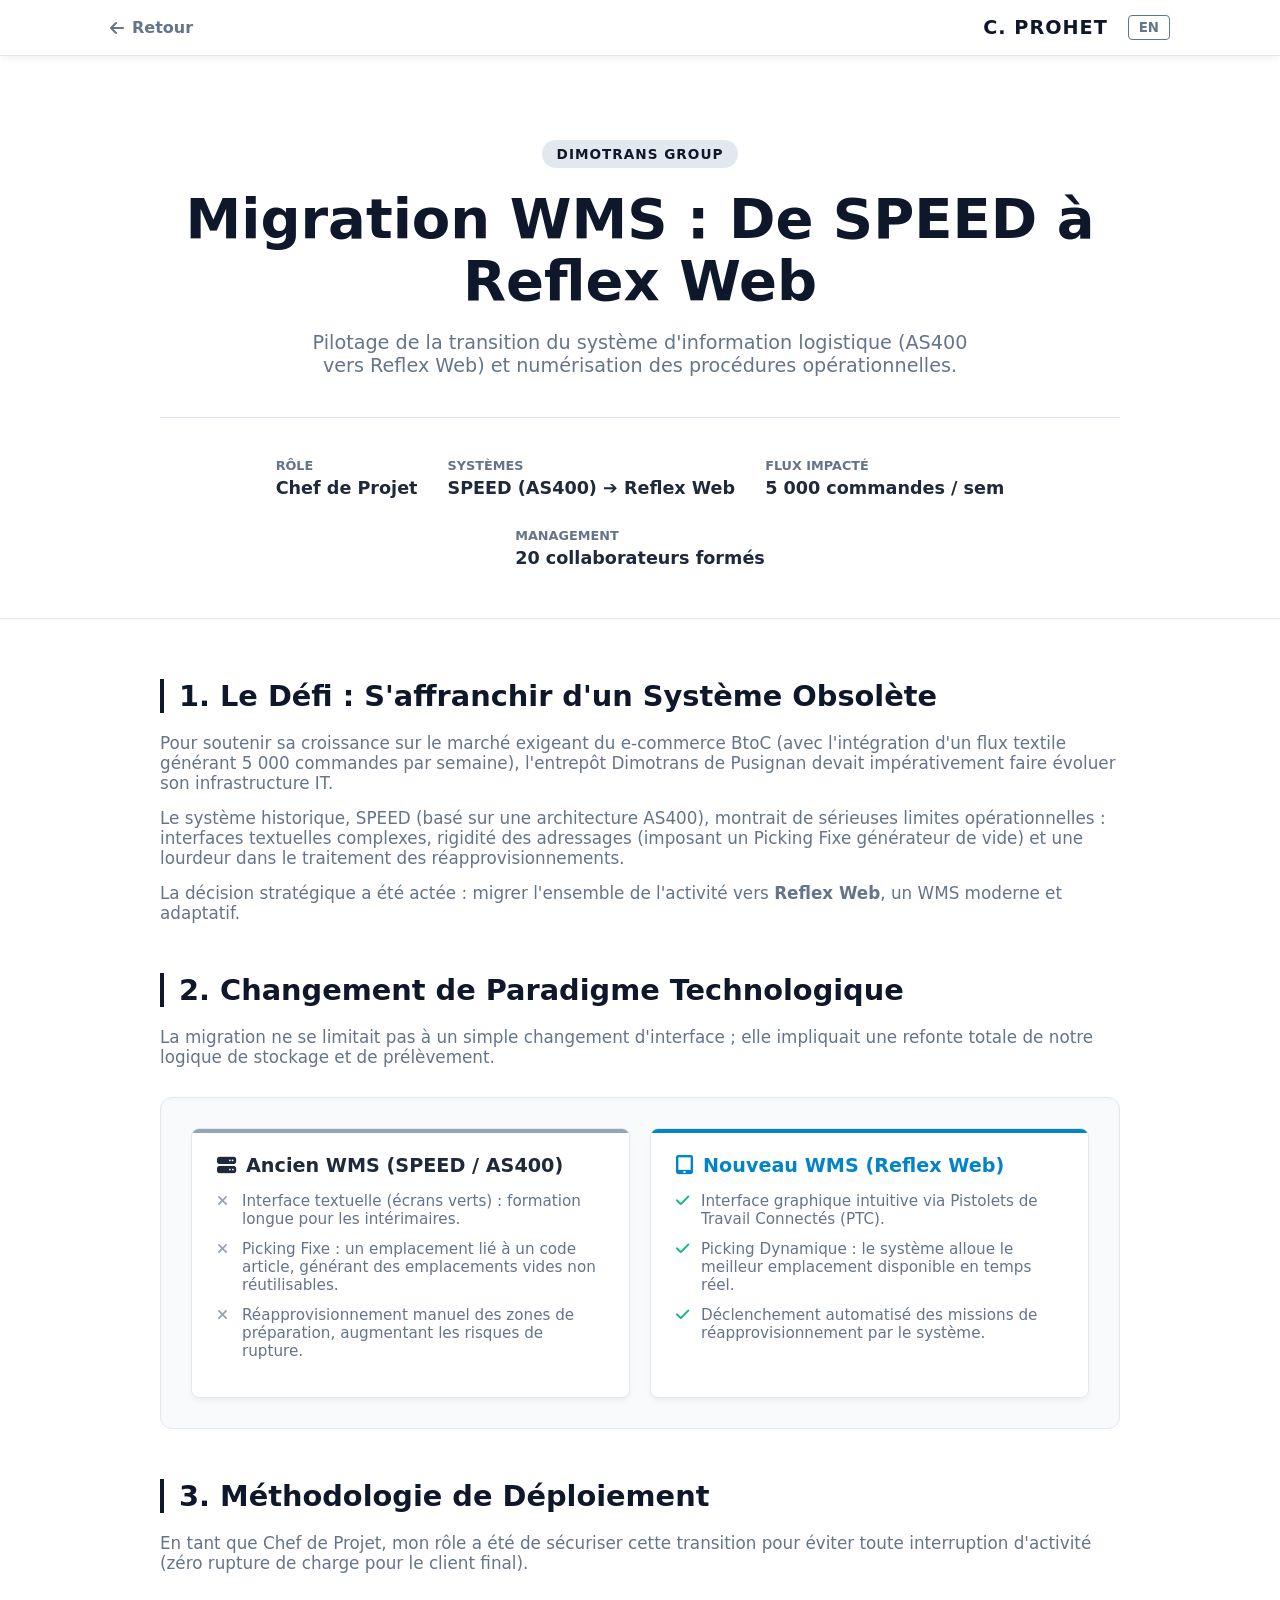
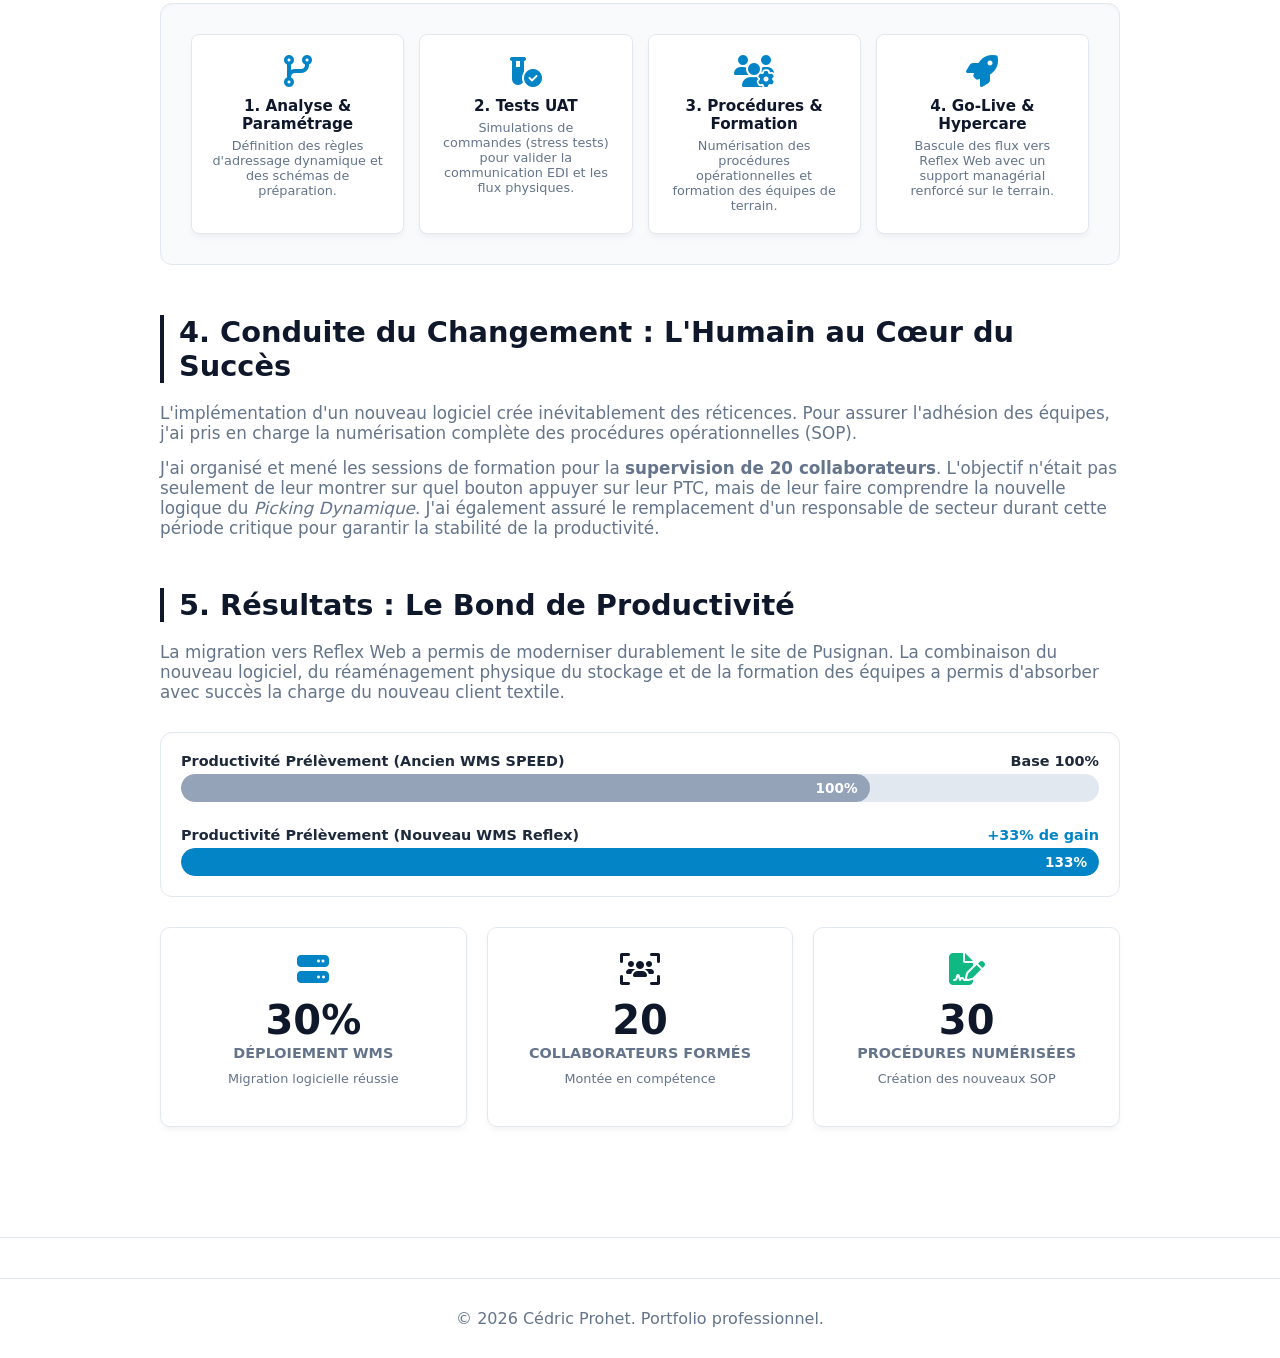
<file: migration-wms-speed.html>
﻿<!DOCTYPE html>
<html lang="fr">
<head>
    <meta charset="UTF-8">
    <meta name="viewport" content="width=device-width, initial-scale=1.0">
    <title>Migration WMS : SPEED vers Reflex Web | Cédric Prohet</title>
    <meta name="description" content="Migration du WMS chez Dimotrans : transition d'AS400/SPEED vers Reflex Web, pilotage complet du projet.">
    <meta property="og:title" content="Migration WMS : SPEED vers Reflex Web | Cédric Prohet">
    <meta property="og:description" content="Migration du WMS chez Dimotrans : transition d'AS400/SPEED vers Reflex Web, pilotage complet du projet.">
    <meta property="og:type" content="article">
    <meta property="og:locale" content="fr_FR">
    <meta property="og:url" content="https://cedric.prohet.fr/migration-wms-speed.html">
    <meta name="theme-color" content="#0f172a">
    <link rel="canonical" href="https://cedric.prohet.fr/migration-wms-speed.html">
    <link rel="icon" type="image/svg+xml" href="favicon.svg">
    <link rel="stylesheet" href="style.css">
    <link rel="stylesheet" href="https://cdnjs.cloudflare.com/ajax/libs/font-awesome/6.4.0/css/all.min.css">

    <style>
        /* === THEME GRIS PRO & ÉLÉGANT === */
        :root {
            --reflex-blue: #0284c7;
            --speed-gray: #94a3b8;
        }

        .container { max-width: 1000px; margin: 0 auto; padding: 0 20px; }

        /* --- NAVBAR --- */
        .logo { text-decoration: none; }

        /* --- HERO PROJECT --- */
        .project-hero { padding-top: 140px; padding-bottom: 50px; text-align: center; }
        .project-company { display: inline-block; background: var(--accent-light); color: var(--accent); padding: 6px 15px; border-radius: 20px; font-size: 0.85rem; font-weight: 700; text-transform: uppercase; margin-bottom: 20px; letter-spacing: 1px; }
        .project-title { font-size: 3.5rem; }
        .project-subtitle { font-size: 1.2rem; color: var(--text-muted); max-width: 700px; margin: 0 auto 30px; }

        /* --- CONTENU TYPOGRAPHIE --- */
        .content-block { margin-bottom: 50px; }
        .content-block h2 { font-size: 1.8rem; color: var(--accent); margin-bottom: 20px; border-left: 4px solid var(--accent); padding-left: 15px; }
        .content-block p { margin-bottom: 15px; color: var(--text-muted); font-size: 1.05rem; }
        .content-block li { margin-bottom: 8px; }

        /* Comparatif AS400 vs Reflex */
        .comparison-grid { display: flex; gap: 20px; flex-wrap: wrap; }
        .comp-card { flex: 1; min-width: 280px; background: var(--bg-white); border: 1px solid var(--border); border-radius: 8px; padding: 25px; box-shadow: var(--shadow-sm); position: relative; overflow: hidden; }
        .comp-card::before { content: ''; position: absolute; top: 0; left: 0; width: 100%; height: 4px; }
        .comp-card.legacy::before { background: var(--speed-gray); }
        .comp-card.modern::before { background: var(--reflex-blue); }
        
        .comp-card h4 { font-size: 1.2rem; margin-bottom: 15px; display: flex; align-items: center; gap: 10px; }
        .comp-card.legacy h4 { color: var(--text-main); }
        .comp-card.modern h4 { color: var(--reflex-blue); }
        .comp-card ul { list-style: none; padding: 0; margin: 0; }
        .comp-card li { font-size: 0.95rem; margin-bottom: 12px; padding-left: 25px; position: relative; color: var(--text-muted); }
        .comp-card.legacy li::before { content: '\f00d'; font-family: 'Font Awesome 6 Free'; font-weight: 900; position: absolute; left: 0; color: var(--speed-gray); }
        .comp-card.modern li::before { content: '\f00c'; font-family: 'Font Awesome 6 Free'; font-weight: 900; position: absolute; left: 0; color: var(--success); }

        /* Graphique en barres CSS */
        .chart-container { padding: 20px; background: transparent; }
        .bar-group { margin-bottom: 25px; }
        .bar-label { display: flex; justify-content: space-between; margin-bottom: 5px; font-weight: 600; font-size: 0.9rem; color: var(--text-main); }
        .bar-track { width: 100%; height: 28px; background: var(--border); border-radius: 14px; overflow: hidden; position: relative; }
        .bar-fill { height: 100%; border-radius: 14px; display: flex; align-items: center; justify-content: flex-end; padding-right: 12px; color: white; font-size: 0.85rem; font-weight: bold; transition: width 1.5s cubic-bezier(0.16, 1, 0.3, 1); width: 0; }
        
        .bar-fill.legacy-bar { background: var(--speed-gray); }
        .bar-fill.reflex-bar { background: var(--reflex-blue); }

        /* Process Timeline */
        .process-steps { display: flex; justify-content: space-between; flex-wrap: wrap; gap: 15px; margin-top: 30px; }
        .step-box { flex: 1; min-width: 150px; text-align: center; background: var(--bg-white); padding: 20px; border-radius: 8px; border: 1px solid var(--border); box-shadow: var(--shadow-sm); }
        .step-box i { font-size: 2rem; color: var(--reflex-blue); margin-bottom: 10px; }
        .step-box h5 { font-size: 0.95rem; margin-bottom: 5px; color: var(--accent); }
        .step-box p { font-size: 0.8rem; color: var(--text-muted); margin: 0; }

        /* Footer */
        .footer { margin-top: 40px; }

        @media (max-width: 768px) {
            .project-title { font-size: 2.5rem; }
            .comparison-grid { flex-direction: column; }
        }
    </style>
</head>
<body>

    <nav class="navbar">
        <div class="nav-container">
            <div class="nav-group">
                <a href="index.html" class="back-btn" data-fr="<i class='fa-solid fa-arrow-left'></i> Retour" data-en="<i class='fa-solid fa-arrow-left'></i> Back"><i class="fa-solid fa-arrow-left"></i> Retour</a>
            </div>
            <div class="nav-group">
                <a href="index.html" class="logo">C. PROHET</a>
                <button id="lang-toggle" class="btn-lang">EN</button>
            </div>
        </div>
    </nav>

    <main>
        <section class="project-hero">
            <div class="container reveal">
                <span class="project-company">Dimotrans Group</span>
                <h1 class="project-title" data-fr="Migration WMS : De SPEED à Reflex Web" data-en="WMS Migration: From SPEED to Reflex Web">Migration WMS : De SPEED à Reflex Web</h1>
                <p class="project-subtitle" data-fr="Pilotage de la transition du système d'information logistique (AS400 vers Reflex Web) et numérisation des procédures opérationnelles." data-en="Piloting the transition of the logistics information system (AS400 to Reflex Web) and digitizing operational procedures.">Pilotage de la transition du système d'information logistique (AS400 vers Reflex Web) et numérisation des procédures opérationnelles.</p>
                
                <div class="project-meta">
                    <div class="meta-item">
                        <span class="meta-label" data-fr="Rôle" data-en="Role">Rôle</span>
                        <span class="meta-value" data-fr="Chef de Projet" data-en="Project Manager">Chef de Projet </span>
                    </div>
                    <div class="meta-item">
                        <span class="meta-label" data-fr="Systèmes" data-en="Systems">Systèmes</span>
                        <span class="meta-value">SPEED (AS400) ➔ Reflex Web </span>
                    </div>
                    <div class="meta-item">
                        <span class="meta-label" data-fr="Flux Impacté" data-en="Impacted Flow">Flux Impacté</span>
                        <span class="meta-value" data-fr="5 000 commandes / sem" data-en="5,000 orders / week">5 000 commandes / sem </span>
                    </div>
                    <div class="meta-item">
                        <span class="meta-label" data-fr="Management" data-en="Management">Management</span>
                        <span class="meta-value" data-fr="20 collaborateurs formés" data-en="20 trained employees">20 collaborateurs formés </span>
                    </div>
                </div>
            </div>
        </section>

        <section class="section bg-white">
            <div class="container">
                
                <div class="content-block reveal">
                    <h2 data-fr="1. Le Défi : S'affranchir d'un Système Obsolète" data-en="1. The Challenge: Breaking Free from an Obsolete System">1. Le Défi : S'affranchir d'un Système Obsolète</h2>
                    <p data-fr="Pour soutenir sa croissance sur le marché exigeant du e-commerce BtoC (avec l'intégration d'un flux textile générant 5 000 commandes par semaine), l'entrepôt Dimotrans de Pusignan devait impérativement faire évoluer son infrastructure IT." data-en="To support its growth in the demanding BtoC e-commerce market (with the integration of a textile flow generating 5,000 orders per week), the Dimotrans warehouse in Pusignan absolutely had to evolve its IT infrastructure.">Pour soutenir sa croissance sur le marché exigeant du e-commerce BtoC (avec l'intégration d'un flux textile générant 5 000 commandes par semaine), l'entrepôt Dimotrans de Pusignan devait impérativement faire évoluer son infrastructure IT.</p>
                    <p data-fr="Le système historique, SPEED (basé sur une architecture AS400), montrait de sérieuses limites opérationnelles : interfaces textuelles complexes, rigidité des adressages (imposant un Picking Fixe générateur de vide) et une lourdeur dans le traitement des réapprovisionnements." data-en="The legacy system, SPEED (based on an AS400 architecture), showed serious operational limits: complex text interfaces, rigid addressing (imposing space-wasting Fixed Picking), and cumbersome replenishment processing.">Le système historique, SPEED (basé sur une architecture AS400), montrait de sérieuses limites opérationnelles : interfaces textuelles complexes, rigidité des adressages (imposant un Picking Fixe générateur de vide) et une lourdeur dans le traitement des réapprovisionnements.</p>
                    <p data-fr="La décision stratégique a été actée : migrer l'ensemble de l'activité vers <strong>Reflex Web</strong>, un WMS moderne et adaptatif." data-en="The strategic decision was made: migrate the entire activity to <strong>Reflex Web</strong>, a modern and adaptive WMS.">La décision stratégique a été actée : migrer l'ensemble de l'activité vers <strong>Reflex Web</strong>, un WMS moderne et adaptatif.</p>
                </div>

                <div class="content-block reveal">
                    <h2 data-fr="2. Changement de Paradigme Technologique" data-en="2. Technological Paradigm Shift">2. Changement de Paradigme Technologique</h2>
                    <p data-fr="La migration ne se limitait pas à un simple changement d'interface ; elle impliquait une refonte totale de notre logique de stockage et de prélèvement." data-en="The migration was not limited to a simple interface change; it involved a total overhaul of our storage and picking logic.">La migration ne se limitait pas à un simple changement d'interface ; elle impliquait une refonte totale de notre logique de stockage et de prélèvement.</p>
                    
                    <div class="visual-box comparison-grid">
                        <div class="comp-card legacy">
                            <h4><i class="fa-solid fa-server"></i> Ancien WMS (SPEED / AS400)</h4>
                            <ul>
                                <li data-fr="Interface textuelle (écrans verts) : formation longue pour les intérimaires." data-en="Text interface (green screens): long training for temporary workers.">Interface textuelle (écrans verts) : formation longue pour les intérimaires.</li>
                                <li data-fr="Picking Fixe : un emplacement lié à un code article, générant des emplacements vides non réutilisables." data-en="Fixed Picking: one location linked to an item code, generating unusable empty locations.">Picking Fixe : un emplacement lié à un code article, générant des emplacements vides non réutilisables.</li>
                                <li data-fr="Réapprovisionnement manuel des zones de préparation, augmentant les risques de rupture." data-en="Manual replenishment of preparation zones, increasing the risk of shortages.">Réapprovisionnement manuel des zones de préparation, augmentant les risques de rupture.</li>
                            </ul>
                        </div>
                        <div class="comp-card modern">
                            <h4><i class="fa-solid fa-tablet-screen-button"></i> Nouveau WMS (Reflex Web)</h4>
                            <ul>
                                <li data-fr="Interface graphique intuitive via Pistolets de Travail Connectés (PTC)." data-en="Intuitive graphical interface via Connected Work Guns (PTC).">Interface graphique intuitive via Pistolets de Travail Connectés (PTC).</li>
                                <li data-fr="Picking Dynamique : le système alloue le meilleur emplacement disponible en temps réel." data-en="Dynamic Picking: the system allocates the best available location in real time.">Picking Dynamique : le système alloue le meilleur emplacement disponible en temps réel.</li>
                                <li data-fr="Déclenchement automatisé des missions de réapprovisionnement par le système." data-en="Automated triggering of replenishment missions by the system.">Déclenchement automatisé des missions de réapprovisionnement par le système.</li>
                            </ul>
                        </div>
                    </div>
                </div>

                <div class="content-block reveal">
                    <h2 data-fr="3. Méthodologie de Déploiement" data-en="3. Deployment Methodology">3. Méthodologie de Déploiement</h2>
                    <p data-fr="En tant que Chef de Projet, mon rôle a été de sécuriser cette transition pour éviter toute interruption d'activité (zéro rupture de charge pour le client final)." data-en="As Project Manager, my role was to secure this transition to avoid any business interruption (zero disruption for the end client).">En tant que Chef de Projet, mon rôle a été de sécuriser cette transition pour éviter toute interruption d'activité (zéro rupture de charge pour le client final).</p>
                    
                    <div class="visual-box process-steps">
                        <div class="step-box">
                            <i class="fa-solid fa-code-branch"></i>
                            <h5 data-fr="1. Analyse & Paramétrage" data-en="1. Analysis & Configuration">1. Analyse & Paramétrage</h5>
                            <p data-fr="Définition des règles d'adressage dynamique et des schémas de préparation." data-en="Definition of dynamic addressing rules and preparation schemes.">Définition des règles d'adressage dynamique et des schémas de préparation.</p>
                        </div>
                        <div class="step-box">
                            <i class="fa-solid fa-vial-circle-check"></i>
                            <h5 data-fr="2. Tests UAT" data-en="2. UAT Tests">2. Tests UAT</h5>
                            <p data-fr="Simulations de commandes (stress tests) pour valider la communication EDI et les flux physiques." data-en="Order simulations (stress tests) to validate EDI communication and physical flows.">Simulations de commandes (stress tests) pour valider la communication EDI et les flux physiques.</p>
                        </div>
                        <div class="step-box">
                            <i class="fa-solid fa-users-gear"></i>
                            <h5 data-fr="3. Procédures & Formation" data-en="3. Procedures & Training">3. Procédures & Formation</h5>
                            <p data-fr="Numérisation des procédures opérationnelles et formation des équipes de terrain." data-en="Digitization of operational procedures and training of field teams.">Numérisation des procédures opérationnelles et formation des équipes de terrain.</p>
                        </div>
                        <div class="step-box">
                            <i class="fa-solid fa-rocket"></i>
                            <h5 data-fr="4. Go-Live & Hypercare" data-en="4. Go-Live & Hypercare">4. Go-Live & Hypercare</h5>
                            <p data-fr="Bascule des flux vers Reflex Web avec un support managérial renforcé sur le terrain." data-en="Switching flows to Reflex Web with reinforced managerial support on the ground.">Bascule des flux vers Reflex Web avec un support managérial renforcé sur le terrain.</p>
                        </div>
                    </div>
                </div>

                <div class="content-block reveal">
                    <h2 data-fr="4. Conduite du Changement : L'Humain au Cœur du Succès" data-en="4. Change Management: Humans at the Heart of Success">4. Conduite du Changement : L'Humain au Cœur du Succès</h2>
                    <p data-fr="L'implémentation d'un nouveau logiciel crée inévitablement des réticences. Pour assurer l'adhésion des équipes, j'ai pris en charge la numérisation complète des procédures opérationnelles (SOP)." data-en="Implementing new software inevitably creates resistance. To ensure team buy-in, I took charge of the complete digitization of standard operating procedures (SOP).">L'implémentation d'un nouveau logiciel crée inévitablement des réticences. Pour assurer l'adhésion des équipes, j'ai pris en charge la numérisation complète des procédures opérationnelles (SOP).</p>
                    <p data-fr="J'ai organisé et mené les sessions de formation pour la <strong>supervision de 20 collaborateurs</strong>. L'objectif n'était pas seulement de leur montrer sur quel bouton appuyer sur leur PTC, mais de leur faire comprendre la nouvelle logique du <em>Picking Dynamique</em>. J'ai également assuré le remplacement d'un responsable de secteur durant cette période critique pour garantir la stabilité de la productivité." data-en="I organized and led training sessions for the <strong>supervision of 20 employees</strong>. The goal was not just to show them which button to press on their PTC, but to make them understand the new logic of <em>Dynamic Picking</em>. I also replaced a sector manager during this critical period to ensure productivity stability.">J'ai organisé et mené les sessions de formation pour la <strong>supervision de 20 collaborateurs</strong>. L'objectif n'était pas seulement de leur montrer sur quel bouton appuyer sur leur PTC, mais de leur faire comprendre la nouvelle logique du <em>Picking Dynamique</em>. J'ai également assuré le remplacement d'un responsable de secteur durant cette période critique pour garantir la stabilité de la productivité.</p>
                </div>

                <div class="content-block reveal">
                    <h2 data-fr="5. Résultats : Le Bond de Productivité" data-en="5. Results: The Productivity Leap">5. Résultats : Le Bond de Productivité</h2>
                    <p data-fr="La migration vers Reflex Web a permis de moderniser durablement le site de Pusignan. La combinaison du nouveau logiciel, du réaménagement physique du stockage et de la formation des équipes a permis d'absorber avec succès la charge du nouveau client textile." data-en="The migration to Reflex Web durably modernized the Pusignan site. The combination of the new software, the physical reorganization of storage, and team training successfully absorbed the load of the new textile client.">La migration vers Reflex Web a permis de moderniser durablement le site de Pusignan. La combinaison du nouveau logiciel, du réaménagement physique du stockage et de la formation des équipes a permis d'absorber avec succès la charge du nouveau client textile.</p>

                    <div class="visual-box chart-container">
                        <div class="bar-label">
                            <span data-fr="Productivité Prélèvement (Ancien WMS SPEED)" data-en="Picking Productivity (Old WMS SPEED)">Productivité Prélèvement (Ancien WMS SPEED)</span>
                            <span>Base 100%</span>
                        </div>
                        <div class="bar-track" style="margin-bottom: 25px;">
                            <div class="bar-fill legacy-bar js-bar" data-width="75%">100%</div>
                        </div>

                        <div class="bar-label">
                            <span data-fr="Productivité Prélèvement (Nouveau WMS Reflex)" data-en="Picking Productivity (New WMS Reflex)">Productivité Prélèvement (Nouveau WMS Reflex)</span>
                            <span style="color: var(--reflex-blue);">+33% de gain</span>
                        </div>
                        <div class="bar-track">
                            <div class="bar-fill reflex-bar js-bar" data-width="100%">133%</div>
                        </div>
                    </div>

                    <div class="kpi-grid">
                        <div class="kpi-card">
                            <i class="fa-solid fa-server kpi-icon" style="color: var(--reflex-blue);"></i>
                            <div class="kpi-number"><span class="counter" data-target="100">0</span>%</div>
                            <div class="kpi-label" data-fr="Déploiement WMS" data-en="WMS Deployment">Déploiement WMS</div>
                            <p style="font-size: 0.8rem; margin-top: 10px; color: var(--text-muted);" data-fr="Migration logicielle réussie" data-en="Successful software migration">Migration logicielle réussie</p>
                        </div>
                        <div class="kpi-card">
                            <i class="fa-solid fa-users-viewfinder kpi-icon" style="color: var(--accent);"></i>
                            <div class="kpi-number counter" data-target="20">0</div>
                            <div class="kpi-label" data-fr="Collaborateurs formés" data-en="Trained Employees">Collaborateurs formés</div>
                            <p style="font-size: 0.8rem; margin-top: 10px; color: var(--text-muted);" data-fr="Montée en compétence" data-en="Skill upgrading">Montée en compétence</p>
                        </div>
                        <div class="kpi-card">
                            <i class="fa-solid fa-file-signature kpi-icon" style="color: var(--success);"></i>
                            <div class="kpi-number counter" data-target="100">0</div>
                            <div class="kpi-label" data-fr="Procédures numérisées" data-en="Digitized procedures">Procédures numérisées</div>
                            <p style="font-size: 0.8rem; margin-top: 10px; color: var(--text-muted);" data-fr="Création des nouveaux SOP" data-en="Creation of new SOPs">Création des nouveaux SOP</p>
                        </div>
                    </div>
                </div>

            </div>
        </section>

    </main>

    <footer class="footer">
        <div class="container">
            <p data-fr="© 2026 Cédric Prohet. Portfolio professionnel." data-en="© 2026 Cédric Prohet. Professional portfolio.">© 2026 Cédric Prohet. Portfolio professionnel.</p>
        </div>
    </footer>

    <script>
        document.addEventListener('DOMContentLoaded', () => {
            
            // Traduction FR/EN
            const langBtn = document.getElementById('lang-toggle');
            let currentLang = 'fr';

            langBtn.addEventListener('click', () => {
                currentLang = currentLang === 'fr' ? 'en' : 'fr';
                langBtn.innerText = currentLang === 'fr' ? 'EN' : 'FR';

                const elements = document.querySelectorAll('[data-fr][data-en]');
                elements.forEach(el => {
                    el.style.opacity = 0;
                    setTimeout(() => {
                        el.innerHTML = currentLang === 'fr' ? el.getAttribute('data-fr') : el.getAttribute('data-en');
                        el.style.opacity = 1;
                    }, 200);
                });
            });

            // Animation au scroll
            const reveals = document.querySelectorAll('.reveal');
            reveals.forEach(el => el.classList.add('js-hidden'));

            // Animation des compteurs
            const animateCounters = () => {
                const counters = document.querySelectorAll('.counter');
                const speed = 100;

                counters.forEach(counter => {
                    const updateCount = () => {
                        const target = parseFloat(counter.getAttribute('data-target'));
                        const count = parseFloat(counter.innerText);
                        const inc = target / speed;

                        if (count < target) {
                            counter.innerText = Math.ceil(count + inc);
                            setTimeout(updateCount, 20);
                        } else {
                            counter.innerText = target;
                        }
                    };
                    updateCount();
                });
            };

            // Animation des barres CSS
            const animateBars = () => {
                const bars = document.querySelectorAll('.js-bar');
                bars.forEach(bar => {
                    const targetWidth = bar.getAttribute('data-width');
                    setTimeout(() => {
                        bar.style.width = targetWidth;
                    }, 300);
                });
            };

            let countersAnimated = false;
            let barsAnimated = false;

            const observer = new IntersectionObserver((entries, observer) => {
                entries.forEach(entry => {
                    if (entry.isIntersecting) {
                        entry.target.classList.remove('js-hidden');
                        
                        // Déclencher les compteurs
                        if(entry.target.querySelector('.kpi-grid') && !countersAnimated) {
                            animateCounters();
                            countersAnimated = true;
                        }

                        // Déclencher les barres CSS
                        if(entry.target.querySelector('.chart-container') && !barsAnimated) {
                            animateBars();
                            barsAnimated = true;
                        }
                        
                        observer.unobserve(entry.target);
                    }
                });
            }, { threshold: 0.1, rootMargin: "0px 0px -20px 0px" });

            reveals.forEach(reveal => observer.observe(reveal));
        });
    </script>
</body>
</html>
</file>
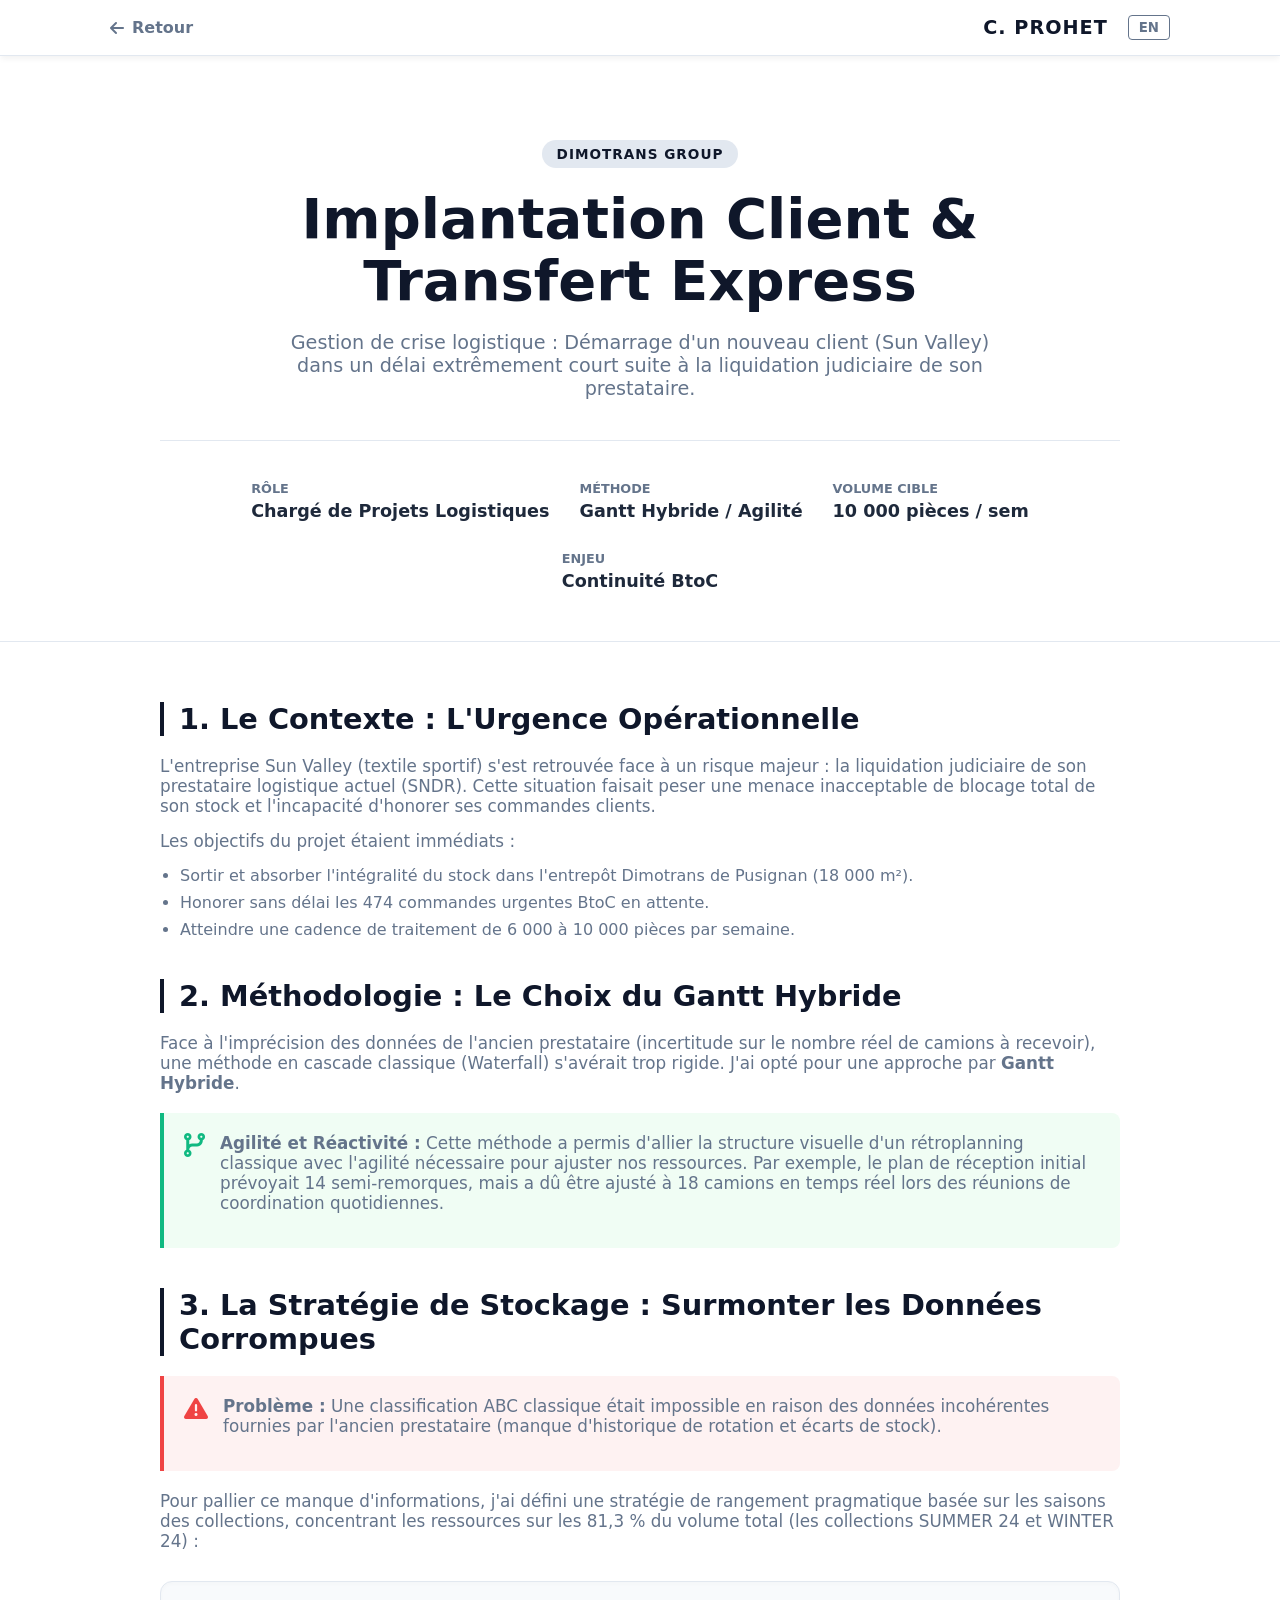
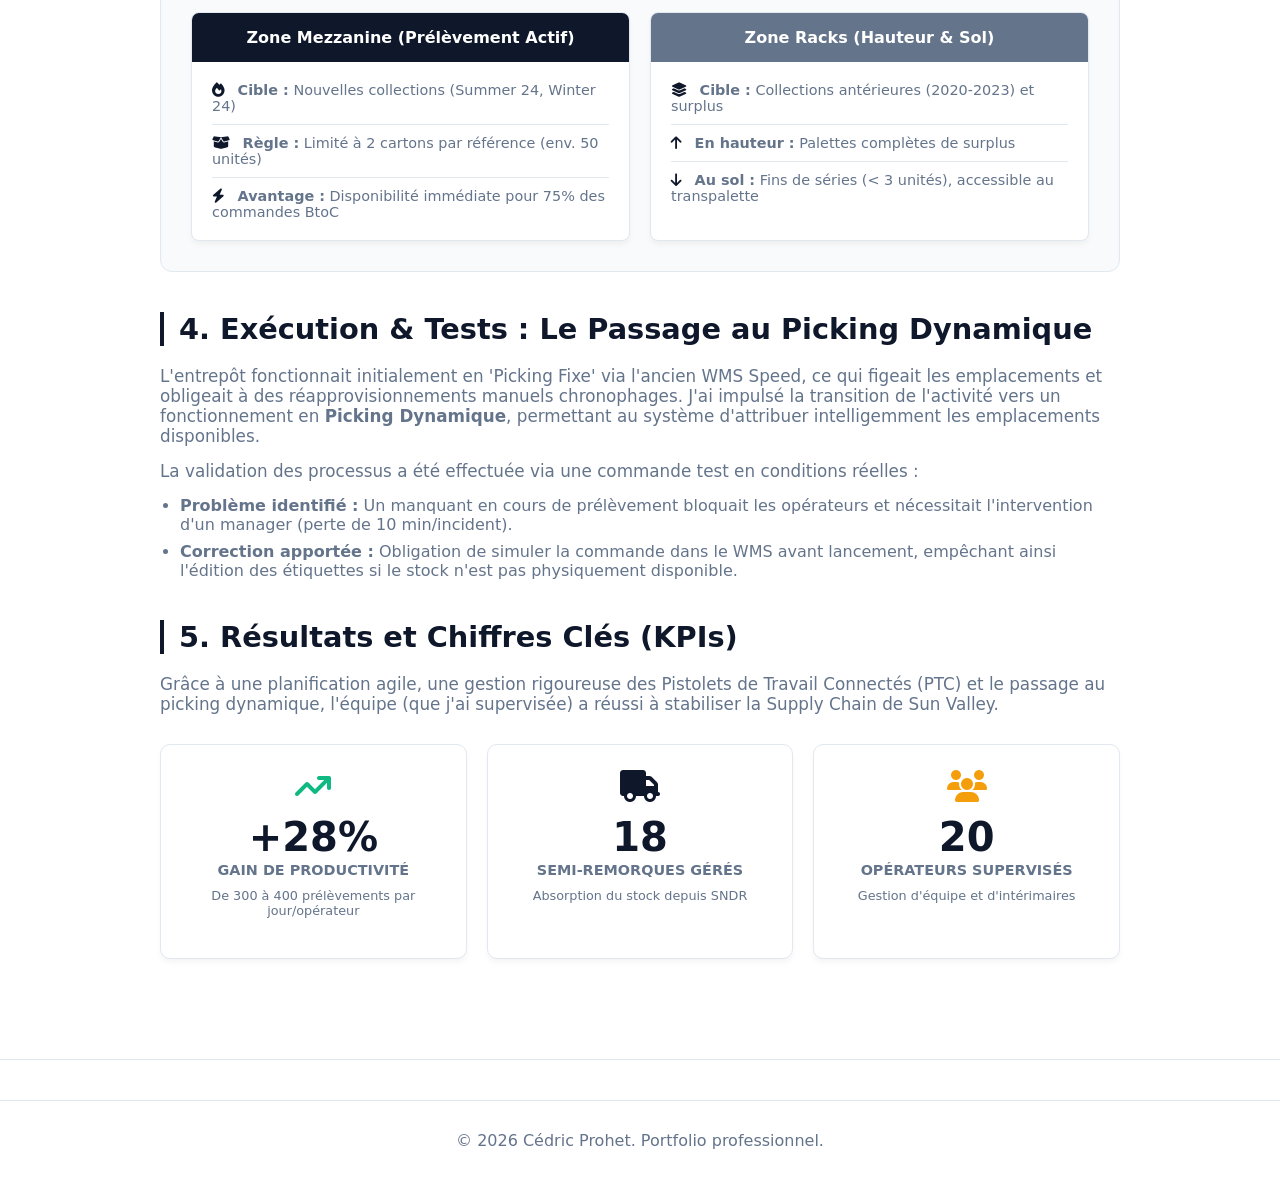
<file: projet-implantation.html>
﻿<!DOCTYPE html>
<html lang="fr">
<head>
    <meta charset="UTF-8">
    <meta name="viewport" content="width=device-width, initial-scale=1.0">
    <title>Implantation Client & Gestion de Crise - Dimotrans | Cédric Prohet</title>
    <meta name="description" content="Implantation client et gestion de crise logistique chez Dimotrans : transfert express de 10 000 pièces/semaine.">
    <meta property="og:title" content="Implantation Client & Gestion de Crise - Dimotrans | Cédric Prohet">
    <meta property="og:description" content="Implantation client et gestion de crise logistique chez Dimotrans : transfert express de 10 000 pièces/semaine.">
    <meta property="og:type" content="article">
    <meta property="og:locale" content="fr_FR">
    <meta property="og:url" content="https://cedric.prohet.fr/projet-implantation.html">
    <meta name="theme-color" content="#0f172a">
    <link rel="canonical" href="https://cedric.prohet.fr/projet-implantation.html">
    <link rel="icon" type="image/svg+xml" href="favicon.svg">
    <link rel="stylesheet" href="style.css">
    <link rel="stylesheet" href="https://cdnjs.cloudflare.com/ajax/libs/font-awesome/6.4.0/css/all.min.css">

    <style>
        /* === THEME GRIS PRO & ÉLÉGANT === */
        .container { max-width: 1000px; margin: 0 auto; padding: 0 20px; }

        /* --- NAVBAR --- */
        .logo { text-decoration: none; }

        /* --- HERO PROJECT --- */
        .project-hero { padding-top: 140px; padding-bottom: 50px; text-align: center; }
        .project-company { display: inline-block; background: var(--accent-light); color: var(--accent); padding: 6px 15px; border-radius: 20px; font-size: 0.85rem; font-weight: 700; text-transform: uppercase; margin-bottom: 20px; letter-spacing: 1px; }
        .project-title { font-size: 3.5rem; }
        .project-subtitle { font-size: 1.2rem; color: var(--text-muted); max-width: 700px; margin: 0 auto 30px; }

        /* --- CONTENU TYPOGRAPHIE --- */
        .content-block { margin-bottom: 40px; }
        .content-block h2 { font-size: 1.8rem; color: var(--accent); margin-bottom: 20px; border-left: 4px solid var(--accent); padding-left: 15px; }
        .content-block p { margin-bottom: 15px; color: var(--text-muted); font-size: 1.05rem; }
        .content-block li { margin-bottom: 8px; }

        /* Stratégie de Stockage */
        .storage-strategy { display: flex; gap: 20px; flex-wrap: wrap; }
        .storage-tier { flex: 1; min-width: 250px; background: var(--bg-white); border: 1px solid var(--border); border-radius: 8px; overflow: hidden; box-shadow: var(--shadow-sm); }
        .storage-header { padding: 15px; font-weight: bold; text-align: center; color: white; }
        .tier-a { background: var(--accent); }
        .tier-b { background: var(--text-muted); }
        .storage-body { padding: 20px; }
        .storage-body ul { list-style: none; padding: 0; margin: 0; }
        .storage-body li { font-size: 0.9rem; margin-bottom: 10px; padding-bottom: 10px; border-bottom: 1px solid var(--border); }
        .storage-body li:last-child { border: none; margin: 0; padding: 0; }
        .storage-body i { color: var(--accent); margin-right: 8px; }

        /* Footer */
        .footer { margin-top: 40px; }

        @media (max-width: 768px) {
            .project-title { font-size: 2.5rem; }
        }
    </style>
</head>
<body>

    <nav class="navbar">
        <div class="nav-container">
            <div class="nav-group">
                <a href="index.html" class="back-btn" data-fr="<i class='fa-solid fa-arrow-left'></i> Retour" data-en="<i class='fa-solid fa-arrow-left'></i> Back"><i class="fa-solid fa-arrow-left"></i> Retour</a>
            </div>
            <div class="nav-group">
                <a href="index.html" class="logo">C. PROHET</a>
                <button id="lang-toggle" class="btn-lang">EN</button>
            </div>
        </div>
    </nav>

    <main>
        <section class="project-hero">
            <div class="container reveal">
                <span class="project-company">Dimotrans Group</span>
                <h1 class="project-title" data-fr="Implantation Client & Transfert Express" data-en="Client Implementation & Express Transfer">Implantation Client & Transfert Express</h1>
                <p class="project-subtitle" data-fr="Gestion de crise logistique : Démarrage d'un nouveau client (Sun Valley) dans un délai extrêmement court suite à la liquidation judiciaire de son prestataire." data-en="Logistics crisis management: Startup of a new client (Sun Valley) in an extremely short timeframe following the judicial liquidation of its provider.">Gestion de crise logistique : Démarrage d'un nouveau client (Sun Valley) dans un délai extrêmement court suite à la liquidation judiciaire de son prestataire.</p>
                
                <div class="project-meta">
                    <div class="meta-item">
                        <span class="meta-label" data-fr="Rôle" data-en="Role">Rôle</span>
                        <span class="meta-value" data-fr="Chargé de Projets Logistiques" data-en="Logistics Project Manager">Chargé de Projets Logistiques</span>
                    </div>
                    <div class="meta-item">
                        <span class="meta-label" data-fr="Méthode" data-en="Method">Méthode</span>
                        <span class="meta-value">Gantt Hybride / Agilité</span>
                    </div>
                    <div class="meta-item">
                        <span class="meta-label" data-fr="Volume Cible" data-en="Target Volume">Volume Cible</span>
                        <span class="meta-value" data-fr="10 000 pièces / sem" data-en="10,000 pieces / week">10 000 pièces / sem</span>
                    </div>
                    <div class="meta-item">
                        <span class="meta-label" data-fr="Enjeu" data-en="Challenge">Enjeu</span>
                        <span class="meta-value" data-fr="Continuité BtoC" data-en="BtoC Continuity">Continuité BtoC</span>
                    </div>
                </div>
            </div>
        </section>

        <section class="section bg-white">
            <div class="container">
                
                <div class="content-block reveal">
                    <h2 data-fr="1. Le Contexte : L'Urgence Opérationnelle" data-en="1. Context: Operational Urgency">1. Le Contexte : L'Urgence Opérationnelle</h2>
                    <p data-fr="L'entreprise Sun Valley (textile sportif) s'est retrouvée face à un risque majeur : la liquidation judiciaire de son prestataire logistique actuel (SNDR). Cette situation faisait peser une menace inacceptable de blocage total de son stock et l'incapacité d'honorer ses commandes clients." data-en="The company Sun Valley (sports textile) faced a major risk: the judicial liquidation of its current logistics provider (SNDR). This situation posed an unacceptable threat of a total blockage of its stock and the inability to fulfill its customer orders.">L'entreprise Sun Valley (textile sportif) s'est retrouvée face à un risque majeur : la liquidation judiciaire de son prestataire logistique actuel (SNDR). Cette situation faisait peser une menace inacceptable de blocage total de son stock et l'incapacité d'honorer ses commandes clients.</p>
                    <p data-fr="Les objectifs du projet étaient immédiats :" data-en="The project objectives were immediate:">Les objectifs du projet étaient immédiats :</p>
                    <ul>
                        <li data-fr="Sortir et absorber l'intégralité du stock dans l'entrepôt Dimotrans de Pusignan (18 000 m²)." data-en="Extract and absorb the entire stock into the Dimotrans Pusignan warehouse (18,000 sqm).">Sortir et absorber l'intégralité du stock dans l'entrepôt Dimotrans de Pusignan (18 000 m²).</li>
                        <li data-fr="Honorer sans délai les 474 commandes urgentes BtoC en attente." data-en="Fulfill without delay the 474 pending urgent BtoC orders.">Honorer sans délai les 474 commandes urgentes BtoC en attente.</li>
                        <li data-fr="Atteindre une cadence de traitement de 6 000 à 10 000 pièces par semaine." data-en="Reach a processing rate of 6,000 to 10,000 pieces per week.">Atteindre une cadence de traitement de 6 000 à 10 000 pièces par semaine.</li>
                    </ul>
                </div>

                <div class="content-block reveal">
                    <h2 data-fr="2. Méthodologie : Le Choix du Gantt Hybride" data-en="2. Methodology: The Choice of Hybrid Gantt">2. Méthodologie : Le Choix du Gantt Hybride</h2>
                    <p data-fr="Face à l'imprécision des données de l'ancien prestataire (incertitude sur le nombre réel de camions à recevoir), une méthode en cascade classique (Waterfall) s'avérait trop rigide. J'ai opté pour une approche par <strong>Gantt Hybride</strong>." data-en="Faced with the inaccuracy of the previous provider's data (uncertainty about the actual number of trucks to receive), a classic cascade method (Waterfall) proved too rigid. I opted for a <strong>Hybrid Gantt</strong> approach.">Face à l'imprécision des données de l'ancien prestataire (incertitude sur le nombre réel de camions à recevoir), une méthode en cascade classique (Waterfall) s'avérait trop rigide. J'ai opté pour une approche par <strong>Gantt Hybride</strong>.</p>
                    <div class="success-box">
                        <i class="fa-solid fa-code-branch"></i>
                        <div class="success-content">
                            <p data-fr="<strong>Agilité et Réactivité :</strong> Cette méthode a permis d'allier la structure visuelle d'un rétroplanning classique avec l'agilité nécessaire pour ajuster nos ressources. Par exemple, le plan de réception initial prévoyait 14 semi-remorques, mais a dû être ajusté à 18 camions en temps réel lors des réunions de coordination quotidiennes." data-en="<strong>Agility and Reactivity:</strong> This method combined the visual structure of a classic reverse schedule with the agility needed to adjust our resources. For example, the initial reception plan forecasted 14 semi-trailers, but had to be adjusted to 18 trucks in real-time during daily coordination meetings."><strong>Agilité et Réactivité :</strong> Cette méthode a permis d'allier la structure visuelle d'un rétroplanning classique avec l'agilité nécessaire pour ajuster nos ressources. Par exemple, le plan de réception initial prévoyait 14 semi-remorques, mais a dû être ajusté à 18 camions en temps réel lors des réunions de coordination quotidiennes.</p>
                        </div>
                    </div>
                </div>

                <div class="content-block reveal">
                    <h2 data-fr="3. La Stratégie de Stockage : Surmonter les Données Corrompues" data-en="3. Storage Strategy: Overcoming Corrupted Data">3. La Stratégie de Stockage : Surmonter les Données Corrompues</h2>
                    <div class="alert-box">
                        <i class="fa-solid fa-triangle-exclamation"></i>
                        <div class="alert-content">
                            <p data-fr="<strong>Problème :</strong> Une classification ABC classique était impossible en raison des données incohérentes fournies par l'ancien prestataire (manque d'historique de rotation et écarts de stock)." data-en="<strong>Problem:</strong> A classic ABC classification was impossible due to inconsistent data provided by the former provider (lack of rotation history and stock discrepancies)."><strong>Problème :</strong> Une classification ABC classique était impossible en raison des données incohérentes fournies par l'ancien prestataire (manque d'historique de rotation et écarts de stock).</p>
                        </div>
                    </div>
                    <p data-fr="Pour pallier ce manque d'informations, j'ai défini une stratégie de rangement pragmatique basée sur les saisons des collections, concentrant les ressources sur les 81,3 % du volume total (les collections SUMMER 24 et WINTER 24) :" data-en="To overcome this lack of information, I defined a pragmatic storage strategy based on collection seasons, focusing resources on 81.3% of the total volume (SUMMER 24 and WINTER 24 collections):">Pour pallier ce manque d'informations, j'ai défini une stratégie de rangement pragmatique basée sur les saisons des collections, concentrant les ressources sur les 81,3 % du volume total (les collections SUMMER 24 et WINTER 24) :</p>
                    
                    <div class="visual-box storage-strategy">
                        <div class="storage-tier">
                            <div class="storage-header tier-a">Zone Mezzanine (Prélèvement Actif)</div>
                            <div class="storage-body">
                                <ul>
                                    <li><i class="fa-solid fa-fire"></i> <strong>Cible :</strong> Nouvelles collections (Summer 24, Winter 24)</li>
                                    <li><i class="fa-solid fa-box-open"></i> <strong>Règle :</strong> Limité à 2 cartons par référence (env. 50 unités)</li>
                                    <li><i class="fa-solid fa-bolt"></i> <strong>Avantage :</strong> Disponibilité immédiate pour 75% des commandes BtoC</li>
                                </ul>
                            </div>
                        </div>
                        
                        <div class="storage-tier">
                            <div class="storage-header tier-b">Zone Racks (Hauteur & Sol)</div>
                            <div class="storage-body">
                                <ul>
                                    <li><i class="fa-solid fa-layer-group"></i> <strong>Cible :</strong> Collections antérieures (2020-2023) et surplus</li>
                                    <li><i class="fa-solid fa-arrow-up"></i> <strong>En hauteur :</strong> Palettes complètes de surplus</li>
                                    <li><i class="fa-solid fa-arrow-down"></i> <strong>Au sol :</strong> Fins de séries (< 3 unités), accessible au transpalette</li>
                                </ul>
                            </div>
                        </div>
                    </div>
                </div>

                <div class="content-block reveal">
                    <h2 data-fr="4. Exécution & Tests : Le Passage au Picking Dynamique" data-en="4. Execution & Tests: Transitioning to Dynamic Picking">4. Exécution & Tests : Le Passage au Picking Dynamique</h2>
                    <p data-fr="L'entrepôt fonctionnait initialement en 'Picking Fixe' via l'ancien WMS Speed, ce qui figeait les emplacements et obligeait à des réapprovisionnements manuels chronophages. J'ai impulsé la transition de l'activité vers un fonctionnement en <strong>Picking Dynamique</strong>, permettant au système d'attribuer intelligemment les emplacements disponibles." data-en="The warehouse initially operated in 'Fixed Picking' via the old WMS Speed, which froze locations and required time-consuming manual replenishments. I drove the transition of the activity towards a <strong>Dynamic Picking</strong> operation, allowing the system to intelligently allocate available locations.">L'entrepôt fonctionnait initialement en 'Picking Fixe' via l'ancien WMS Speed, ce qui figeait les emplacements et obligeait à des réapprovisionnements manuels chronophages. J'ai impulsé la transition de l'activité vers un fonctionnement en <strong>Picking Dynamique</strong>, permettant au système d'attribuer intelligemment les emplacements disponibles.</p>
                    <p data-fr="La validation des processus a été effectuée via une commande test en conditions réelles :" data-en="Process validation was carried out via a test order in real conditions:">La validation des processus a été effectuée via une commande test en conditions réelles :</p>
                    <ul>
                        <li data-fr="<strong>Problème identifié :</strong> Un manquant en cours de prélèvement bloquait les opérateurs et nécessitait l'intervention d'un manager (perte de 10 min/incident)." data-en="<strong>Problem identified:</strong> A shortage during picking blocked operators and required manager intervention (loss of 10 min/incident)."><strong>Problème identifié :</strong> Un manquant en cours de prélèvement bloquait les opérateurs et nécessitait l'intervention d'un manager (perte de 10 min/incident).</li>
                        <li data-fr="<strong>Correction apportée :</strong> Obligation de simuler la commande dans le WMS avant lancement, empêchant ainsi l'édition des étiquettes si le stock n'est pas physiquement disponible." data-en="<strong>Correction applied:</strong> Obligation to simulate the order in the WMS before launch, thus preventing the printing of labels if the stock is not physically available."><strong>Correction apportée :</strong> Obligation de simuler la commande dans le WMS avant lancement, empêchant ainsi l'édition des étiquettes si le stock n'est pas physiquement disponible.</li>
                    </ul>
                </div>

                <div class="content-block reveal">
                    <h2 data-fr="5. Résultats et Chiffres Clés (KPIs)" data-en="5. Results and Key Figures (KPIs)">5. Résultats et Chiffres Clés (KPIs)</h2>
                    <p data-fr="Grâce à une planification agile, une gestion rigoureuse des Pistolets de Travail Connectés (PTC) et le passage au picking dynamique, l'équipe (que j'ai supervisée) a réussi à stabiliser la Supply Chain de Sun Valley." data-en="Thanks to agile planning, rigorous management of Connected Work Pistols (PTC), and the switch to dynamic picking, the team (which I supervised) successfully stabilized Sun Valley's Supply Chain.">Grâce à une planification agile, une gestion rigoureuse des Pistolets de Travail Connectés (PTC) et le passage au picking dynamique, l'équipe (que j'ai supervisée) a réussi à stabiliser la Supply Chain de Sun Valley.</p>

                    <div class="kpi-grid">
                        <div class="kpi-card">
                            <i class="fa-solid fa-arrow-trend-up kpi-icon" style="color: var(--success);"></i>
                            <div class="kpi-number">+<span class="counter" data-target="33">0</span>%</div>
                            <div class="kpi-label" data-fr="Gain de productivité" data-en="Productivity Gain">Gain de productivité</div>
                            <p style="font-size: 0.8rem; margin-top: 10px; color: var(--text-muted);" data-fr="De 300 à 400 prélèvements par jour/opérateur" data-en="From 300 to 400 picks per day/operator">De 300 à 400 prélèvements par jour/opérateur</p>
                        </div>
                        <div class="kpi-card">
                            <i class="fa-solid fa-truck kpi-icon" style="color: var(--accent);"></i>
                            <div class="kpi-number counter" data-target="18">0</div>
                            <div class="kpi-label" data-fr="Semi-remorques gérés" data-en="Managed semi-trailers">Semi-remorques gérés</div>
                            <p style="font-size: 0.8rem; margin-top: 10px; color: var(--text-muted);" data-fr="Absorption du stock depuis SNDR" data-en="Stock absorption from SNDR">Absorption du stock depuis SNDR</p>
                        </div>
                        <div class="kpi-card">
                            <i class="fa-solid fa-users kpi-icon" style="color: var(--warning);"></i>
                            <div class="kpi-number counter" data-target="20">0</div>
                            <div class="kpi-label" data-fr="Opérateurs supervisés" data-en="Supervised operators">Opérateurs supervisés</div>
                            <p style="font-size: 0.8rem; margin-top: 10px; color: var(--text-muted);" data-fr="Gestion d'équipe et d'intérimaires" data-en="Team and temp workers management">Gestion d'équipe et d'intérimaires</p>
                        </div>
                    </div>
                </div>

            </div>
        </section>

    </main>

    <footer class="footer">
        <div class="container">
            <p data-fr="© 2026 Cédric Prohet. Portfolio professionnel." data-en="© 2026 Cédric Prohet. Professional portfolio.">© 2026 Cédric Prohet. Portfolio professionnel.</p>
        </div>
    </footer>

    <script>
        document.addEventListener('DOMContentLoaded', () => {
            
            // Traduction FR/EN
            const langBtn = document.getElementById('lang-toggle');
            let currentLang = 'fr';

            langBtn.addEventListener('click', () => {
                currentLang = currentLang === 'fr' ? 'en' : 'fr';
                langBtn.innerText = currentLang === 'fr' ? 'EN' : 'FR';

                const elements = document.querySelectorAll('[data-fr][data-en]');
                elements.forEach(el => {
                    el.style.opacity = 0;
                    setTimeout(() => {
                        el.innerHTML = currentLang === 'fr' ? el.getAttribute('data-fr') : el.getAttribute('data-en');
                        el.style.opacity = 1;
                    }, 200);
                });
            });

            // Animation au scroll
            const reveals = document.querySelectorAll('.reveal');
            reveals.forEach(el => el.classList.add('js-hidden'));

            // Animation des compteurs
            const animateCounters = () => {
                const counters = document.querySelectorAll('.counter');
                const speed = 100; // Vitesse d'animation

                counters.forEach(counter => {
                    const updateCount = () => {
                        const target = parseFloat(counter.getAttribute('data-target'));
                        const count = parseFloat(counter.innerText);
                        const isFloat = counter.getAttribute('data-target').includes('.');
                        const inc = target / speed;

                        if (count < target) {
                            if(isFloat) {
                                counter.innerText = (count + inc).toFixed(1);
                            } else {
                                counter.innerText = Math.ceil(count + inc);
                            }
                            setTimeout(updateCount, 20);
                        } else {
                            counter.innerText = target;
                        }
                    };
                    updateCount();
                });
            };

            let countersAnimated = false;

            const observer = new IntersectionObserver((entries, observer) => {
                entries.forEach(entry => {
                    if (entry.isIntersecting) {
                        entry.target.classList.remove('js-hidden');
                        
                        // Déclencher les compteurs si la grille KPI est visible
                        if(entry.target.querySelector('.kpi-grid') && !countersAnimated) {
                            animateCounters();
                            countersAnimated = true;
                        }
                        
                        observer.unobserve(entry.target);
                    }
                });
            }, { threshold: 0.1, rootMargin: "0px 0px -20px 0px" });

            reveals.forEach(reveal => observer.observe(reveal));
        });
    </script>
</body>
</html>
</file>
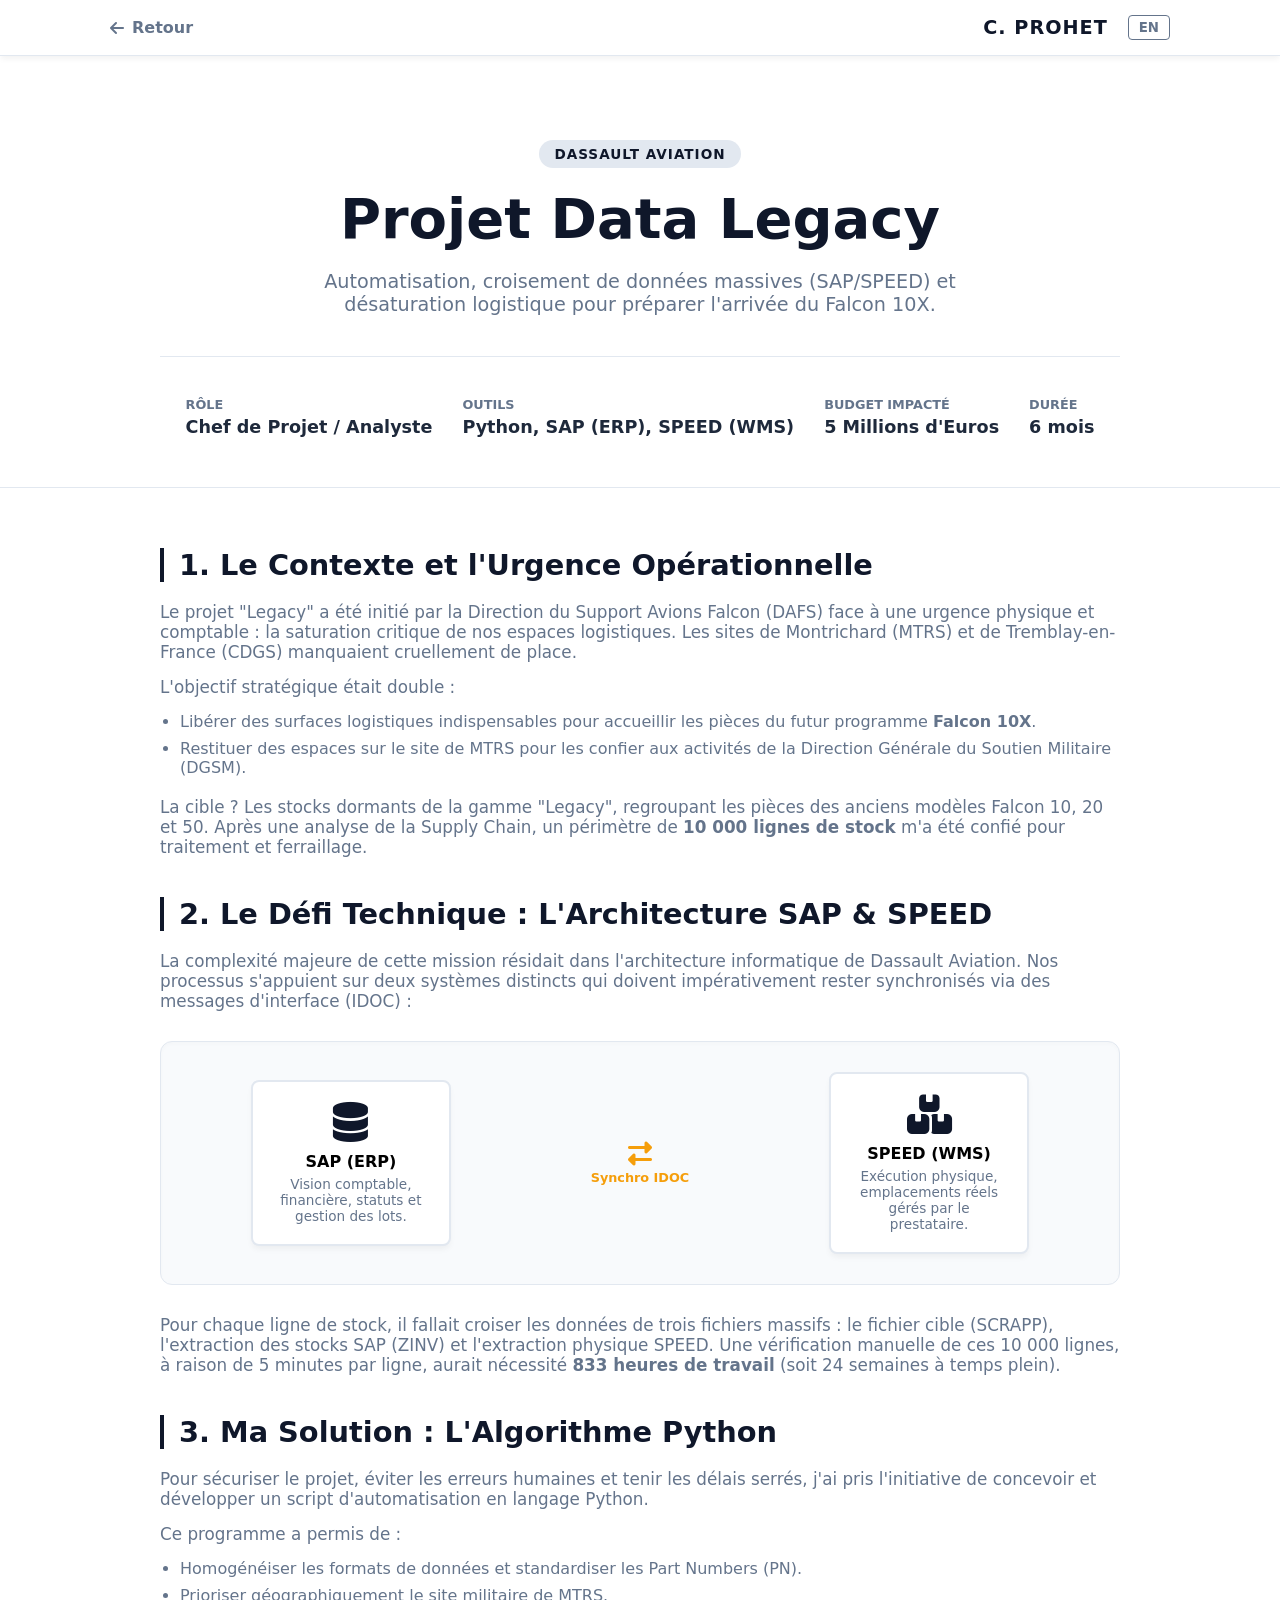
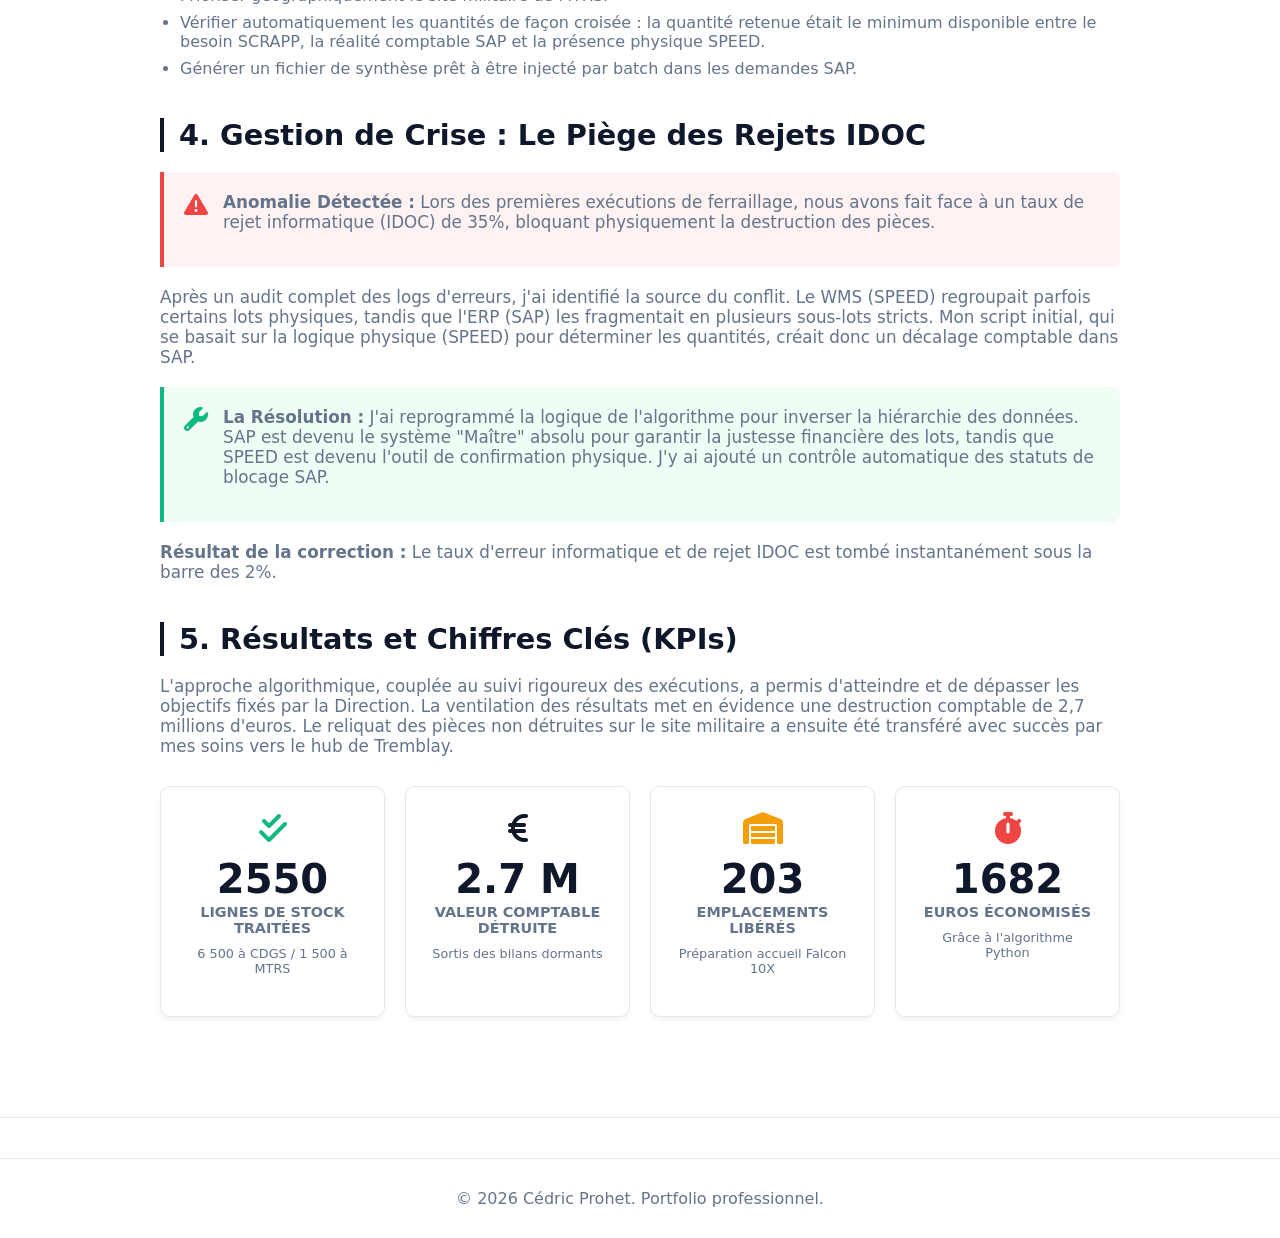
<file: projet-legacy.html>
﻿<!DOCTYPE html>
<html lang="fr">
<head>
    <meta charset="UTF-8">
    <meta name="viewport" content="width=device-width, initial-scale=1.0">
    <title>Projet Legacy - Dassault Aviation | Cédric Prohet</title>
    <meta name="description" content="Projet Falcon Legacy chez Dassault Aviation : automatisation Python pour le croisement de 10 000 lignes de stock SAP/SPEED.">
    <meta property="og:title" content="Projet Legacy - Dassault Aviation | Cédric Prohet">
    <meta property="og:description" content="Projet Falcon Legacy chez Dassault Aviation : automatisation Python pour le croisement de 10 000 lignes de stock SAP/SPEED.">
    <meta property="og:type" content="article">
    <meta property="og:locale" content="fr_FR">
    <meta property="og:url" content="https://cedric.prohet.fr/projet-legacy.html">
    <meta name="theme-color" content="#0f172a">
    <link rel="canonical" href="https://cedric.prohet.fr/projet-legacy.html">
    <link rel="icon" type="image/svg+xml" href="favicon.svg">
    <link rel="stylesheet" href="style.css">
    <link rel="stylesheet" href="https://cdnjs.cloudflare.com/ajax/libs/font-awesome/6.4.0/css/all.min.css">

    <style>
        /* === THEME GRIS PRO & ÉLÉGANT === */
        .container { max-width: 1000px; margin: 0 auto; padding: 0 20px; }

        /* --- NAVBAR --- */
        .logo { text-decoration: none; }

        /* --- HERO PROJECT --- */
        .project-hero { padding-top: 140px; padding-bottom: 50px; text-align: center; }
        .project-company { display: inline-block; background: var(--accent-light); color: var(--accent); padding: 6px 15px; border-radius: 20px; font-size: 0.85rem; font-weight: 700; text-transform: uppercase; margin-bottom: 20px; letter-spacing: 1px; }
        .project-title { font-size: 3.5rem; }
        .project-subtitle { font-size: 1.2rem; color: var(--text-muted); max-width: 700px; margin: 0 auto 30px; }

        /* --- CONTENU TYPOGRAPHIE --- */
        .content-block { margin-bottom: 40px; }
        .content-block h2 { font-size: 1.8rem; color: var(--accent); margin-bottom: 20px; border-left: 4px solid var(--accent); padding-left: 15px; }
        .content-block p { margin-bottom: 15px; color: var(--text-muted); font-size: 1.05rem; }
        .content-block li { margin-bottom: 8px; }

        /* Architecture IT */
        .it-arch { display: flex; justify-content: space-around; align-items: center; flex-wrap: wrap; gap: 20px; text-align: center; }
        .sys-node { background: var(--bg-white); padding: 20px; border-radius: 8px; border: 2px solid var(--accent-light); width: 200px; box-shadow: var(--shadow-sm); }
        .sys-node i { font-size: 2.5rem; color: var(--accent); margin-bottom: 10px; }
        .sys-node h4 { margin-bottom: 5px; }
        .sys-node p { font-size: 0.85rem; color: var(--text-muted); margin: 0; }
        .sys-link { font-size: 1.5rem; color: var(--warning); display: flex; flex-direction: column; align-items: center; }
        .sys-link span { font-size: 0.8rem; font-weight: bold; margin-top: 5px; }

        /* Footer */
        .footer { margin-top: 40px; }

        @media (max-width: 768px) {
            .project-title { font-size: 2.5rem; }
            .it-arch { flex-direction: column; }
            .sys-link i { transform: rotate(90deg); }
        }
    </style>
</head>
<body>

    <nav class="navbar">
        <div class="nav-container">
            <div class="nav-group">
                <a href="index.html" class="back-btn" data-fr="<i class='fa-solid fa-arrow-left'></i> Retour" data-en="<i class='fa-solid fa-arrow-left'></i> Back"><i class="fa-solid fa-arrow-left"></i> Retour</a>
            </div>
            <div class="nav-group">
                <a href="index.html" class="logo">C. PROHET</a>
                <button id="lang-toggle" class="btn-lang">EN</button>
            </div>
        </div>
    </nav>

    <main>
        <section class="project-hero">
            <div class="container reveal">
                <span class="project-company">Dassault Aviation</span>
                <h1 class="project-title" data-fr="Projet Data Legacy" data-en="Data Legacy Project">Projet Data Legacy</h1>
                <p class="project-subtitle" data-fr="Automatisation, croisement de données massives (SAP/SPEED) et désaturation logistique pour préparer l'arrivée du Falcon 10X." data-en="Automation, massive data cross-referencing (SAP/SPEED) and logistics desaturation to prepare for the arrival of the Falcon 10X.">Automatisation, croisement de données massives (SAP/SPEED) et désaturation logistique pour préparer l'arrivée du Falcon 10X.</p>
                
                <div class="project-meta">
                    <div class="meta-item">
                        <span class="meta-label" data-fr="Rôle" data-en="Role">Rôle</span>
                        <span class="meta-value" data-fr="Chef de Projet / Analyste" data-en="Project Manager / Analyst">Chef de Projet / Analyste</span>
                    </div>
                    <div class="meta-item">
                        <span class="meta-label" data-fr="Outils" data-en="Tools">Outils</span>
                        <span class="meta-value">Python, SAP (ERP), SPEED (WMS)</span>
                    </div>
                    <div class="meta-item">
                        <span class="meta-label" data-fr="Budget Impacté" data-en="Impacted Budget">Budget Impacté</span>
                        <span class="meta-value" data-fr="5 Millions d'Euros" data-en="5 Million Euros">5 Millions d'Euros</span>
                    </div>
                    <div class="meta-item">
                        <span class="meta-label" data-fr="Durée" data-en="Duration">Durée</span>
                        <span class="meta-value" data-fr="6 mois" data-en="6 months">6 mois</span>
                    </div>
                </div>
            </div>
        </section>

        <section class="section bg-white">
            <div class="container">
                
                <div class="content-block reveal">
                    <h2 data-fr="1. Le Contexte et l'Urgence Opérationnelle" data-en="1. Context and Operational Urgency">1. Le Contexte et l'Urgence Opérationnelle</h2>
                    <p data-fr="Le projet &quot;Legacy&quot; a été initié par la Direction du Support Avions Falcon (DAFS) face à une urgence physique et comptable : la saturation critique de nos espaces logistiques. Les sites de Montrichard (MTRS) et de Tremblay-en-France (CDGS) manquaient cruellement de place." data-en="The &quot;Legacy&quot; project was initiated by the Falcon Aircraft Support Directorate (DAFS) facing a physical and accounting urgency: the critical saturation of our logistics spaces. The Montrichard (MTRS) and Tremblay-en-France (CDGS) sites were severely lacking space.">Le projet "Legacy" a été initié par la Direction du Support Avions Falcon (DAFS) face à une urgence physique et comptable : la saturation critique de nos espaces logistiques. Les sites de Montrichard (MTRS) et de Tremblay-en-France (CDGS) manquaient cruellement de place.</p>
                    <p data-fr="L'objectif stratégique était double :" data-en="The strategic objective was twofold:">L'objectif stratégique était double :</p>
                    <ul>
                        <li data-fr="Libérer des surfaces logistiques indispensables pour accueillir les pièces du futur programme <strong>Falcon 10X</strong>." data-en="Free up essential logistics space to accommodate parts for the future <strong>Falcon 10X</strong> program.">Libérer des surfaces logistiques indispensables pour accueillir les pièces du futur programme <strong>Falcon 10X</strong>.</li>
                        <li data-fr="Restituer des espaces sur le site de MTRS pour les confier aux activités de la Direction Générale du Soutien Militaire (DGSM)." data-en="Return space at the MTRS site to the activities of the General Directorate for Military Support (DGSM).">Restituer des espaces sur le site de MTRS pour les confier aux activités de la Direction Générale du Soutien Militaire (DGSM).</li>
                    </ul>
                    <p data-fr="La cible ? Les stocks dormants de la gamme &quot;Legacy&quot;, regroupant les pièces des anciens modèles Falcon 10, 20 et 50. Après une analyse de la Supply Chain, un périmètre de <strong>10 000 lignes de stock</strong> m'a été confié pour traitement et ferraillage." data-en="The target? Dormant stocks from the &quot;Legacy&quot; range, gathering parts from older Falcon 10, 20, and 50 models. After a Supply Chain analysis, a scope of <strong>10,000 stock lines</strong> was assigned to me for processing and scrapping.">La cible ? Les stocks dormants de la gamme "Legacy", regroupant les pièces des anciens modèles Falcon 10, 20 et 50. Après une analyse de la Supply Chain, un périmètre de <strong>10 000 lignes de stock</strong> m'a été confié pour traitement et ferraillage.</p>
                </div>

                <div class="content-block reveal">
                    <h2 data-fr="2. Le Défi Technique : L'Architecture SAP & SPEED" data-en="2. The Technical Challenge: SAP & SPEED Architecture">2. Le Défi Technique : L'Architecture SAP & SPEED</h2>
                    <p data-fr="La complexité majeure de cette mission résidait dans l'architecture informatique de Dassault Aviation. Nos processus s'appuient sur deux systèmes distincts qui doivent impérativement rester synchronisés via des messages d'interface (IDOC):" data-en="The major complexity of this mission lay in Dassault Aviation's IT architecture. Our processes rely on two distinct systems that must remain synchronized via interface messages (IDOC):">La complexité majeure de cette mission résidait dans l'architecture informatique de Dassault Aviation. Nos processus s'appuient sur deux systèmes distincts qui doivent impérativement rester synchronisés via des messages d'interface (IDOC) :</p>
                    
                    <div class="visual-box it-arch">
                        <div class="sys-node">
                            <i class="fa-solid fa-database"></i>
                            <h4>SAP (ERP)</h4>
                            <p data-fr="Vision comptable, financière, statuts et gestion des lots." data-en="Accounting, financial vision, statuses, and batch management.">Vision comptable, financière, statuts et gestion des lots.</p>
                        </div>
                        <div class="sys-link">
                            <i class="fa-solid fa-right-left"></i>
                            <span>Synchro IDOC</span>
                        </div>
                        <div class="sys-node">
                            <i class="fa-solid fa-boxes-stacked"></i>
                            <h4>SPEED (WMS)</h4>
                            <p data-fr="Exécution physique, emplacements réels gérés par le prestataire." data-en="Physical execution, real locations managed by the provider.">Exécution physique, emplacements réels gérés par le prestataire.</p>
                        </div>
                    </div>

                    <p data-fr="Pour chaque ligne de stock, il fallait croiser les données de trois fichiers massifs : le fichier cible (SCRAPP), l'extraction des stocks SAP (ZINV) et l'extraction physique SPEED. Une vérification manuelle de ces 10 000 lignes, à raison de 5 minutes par ligne, aurait nécessité <strong>833 heures de travail</strong> (soit 24 semaines à temps plein)." data-en="For each stock line, data from three massive files had to be cross-referenced: the target file (SCRAPP), the SAP stock extraction (ZINV), and the physical SPEED extraction. A manual verification of these 10,000 lines, at 5 minutes per line, would have required <strong>833 hours of work</strong> (or 24 weeks full-time).">Pour chaque ligne de stock, il fallait croiser les données de trois fichiers massifs : le fichier cible (SCRAPP), l'extraction des stocks SAP (ZINV) et l'extraction physique SPEED. Une vérification manuelle de ces 10 000 lignes, à raison de 5 minutes par ligne, aurait nécessité <strong>833 heures de travail</strong> (soit 24 semaines à temps plein).</p>
                </div>

                <div class="content-block reveal">
                    <h2 data-fr="3. Ma Solution : L'Algorithme Python" data-en="3. My Solution: The Python Algorithm">3. Ma Solution : L'Algorithme Python</h2>
                    <p data-fr="Pour sécuriser le projet, éviter les erreurs humaines et tenir les délais serrés, j'ai pris l'initiative de concevoir et développer un script d'automatisation en langage Python." data-en="To secure the project, avoid human errors, and meet tight deadlines, I took the initiative to design and develop an automation script in Python.">Pour sécuriser le projet, éviter les erreurs humaines et tenir les délais serrés, j'ai pris l'initiative de concevoir et développer un script d'automatisation en langage Python.</p>
                    <p data-fr="Ce programme a permis de :" data-en="This program allowed to:">Ce programme a permis de :</p>
                    <ul>
                        <li data-fr="Homogénéiser les formats de données et standardiser les Part Numbers (PN)." data-en="Homogenize data formats and standardize Part Numbers (PN).">Homogénéiser les formats de données et standardiser les Part Numbers (PN).</li>
                        <li data-fr="Prioriser géographiquement le site militaire de MTRS." data-en="Geographically prioritize the MTRS military site.">Prioriser géographiquement le site militaire de MTRS.</li>
                        <li data-fr="Vérifier automatiquement les quantités de façon croisée : la quantité retenue était le minimum disponible entre le besoin SCRAPP, la réalité comptable SAP et la présence physique SPEED." data-en="Automatically cross-check quantities: the retained quantity was the minimum available between the SCRAPP need, SAP accounting reality, and physical SPEED presence.">Vérifier automatiquement les quantités de façon croisée : la quantité retenue était le minimum disponible entre le besoin SCRAPP, la réalité comptable SAP et la présence physique SPEED.</li>
                        <li data-fr="Générer un fichier de synthèse prêt à être injecté par batch dans les demandes SAP." data-en="Generate a synthesis file ready to be batch-injected into SAP requests.">Générer un fichier de synthèse prêt à être injecté par batch dans les demandes SAP.</li>
                    </ul>
                </div>

                <div class="content-block reveal">
                    <h2 data-fr="4. Gestion de Crise : Le Piège des Rejets IDOC" data-en="4. Crisis Management: The IDOC Rejection Trap">4. Gestion de Crise : Le Piège des Rejets IDOC</h2>
                    <div class="alert-box">
                        <i class="fa-solid fa-triangle-exclamation"></i>
                        <div class="alert-content">
                            <p data-fr="<strong>Anomalie Détectée :</strong> Lors des premières exécutions de ferraillage, nous avons fait face à un taux de rejet informatique (IDOC) de 35%, bloquant physiquement la destruction des pièces." data-en="<strong>Anomaly Detected:</strong> During the first scrapping executions, we faced a 35% IT rejection rate (IDOC), physically blocking the destruction of parts."><strong>Anomalie Détectée :</strong> Lors des premières exécutions de ferraillage, nous avons fait face à un taux de rejet informatique (IDOC) de 35%, bloquant physiquement la destruction des pièces.</p>
                        </div>
                    </div>
                    <p data-fr="Après un audit complet des logs d'erreurs, j'ai identifié la source du conflit. Le WMS (SPEED) regroupait parfois certains lots physiques, tandis que l'ERP (SAP) les fragmentait en plusieurs sous-lots stricts. Mon script initial, qui se basait sur la logique physique (SPEED) pour déterminer les quantités, créait donc un décalage comptable dans SAP." data-en="After a full audit of error logs, I identified the source of the conflict. The WMS (SPEED) sometimes grouped certain physical batches, while the ERP (SAP) fragmented them into several strict sub-batches. My initial script, based on physical logic (SPEED) to determine quantities, thus created an accounting discrepancy in SAP.">Après un audit complet des logs d'erreurs, j'ai identifié la source du conflit. Le WMS (SPEED) regroupait parfois certains lots physiques, tandis que l'ERP (SAP) les fragmentait en plusieurs sous-lots stricts. Mon script initial, qui se basait sur la logique physique (SPEED) pour déterminer les quantités, créait donc un décalage comptable dans SAP.</p>
                    
                    <div class="success-box">
                        <i class="fa-solid fa-wrench"></i>
                        <div class="success-content">
                            <p data-fr="<strong>La Résolution :</strong> J'ai reprogrammé la logique de l'algorithme pour inverser la hiérarchie des données. SAP est devenu le système &quot;Maître&quot; absolu pour garantir la justesse financière des lots, tandis que SPEED est devenu l'outil de confirmation physique. J'y ai ajouté un contrôle automatique des statuts de blocage SAP." data-en="<strong>Resolution:</strong> I reprogrammed the algorithm's logic to invert the data hierarchy. SAP became the absolute &quot;Master&quot; system to guarantee the financial accuracy of batches, while SPEED became the physical confirmation tool. I added an automatic check of SAP blocking statuses."><strong>La Résolution :</strong> J'ai reprogrammé la logique de l'algorithme pour inverser la hiérarchie des données. SAP est devenu le système "Maître" absolu pour garantir la justesse financière des lots, tandis que SPEED est devenu l'outil de confirmation physique. J'y ai ajouté un contrôle automatique des statuts de blocage SAP.</p>
                        </div>
                    </div>
                    <p data-fr="<strong>Résultat de la correction :</strong> Le taux d'erreur informatique et de rejet IDOC est tombé instantanément sous la barre des 2%." data-en="<strong>Correction Result:</strong> The IT error and IDOC rejection rate instantly dropped below 2%."><strong>Résultat de la correction :</strong> Le taux d'erreur informatique et de rejet IDOC est tombé instantanément sous la barre des 2%.</p>
                </div>

                <div class="content-block reveal">
                    <h2 data-fr="5. Résultats et Chiffres Clés (KPIs)" data-en="5. Results and Key Figures (KPIs)">5. Résultats et Chiffres Clés (KPIs)</h2>
                    <p data-fr="L'approche algorithmique, couplée au suivi rigoureux des exécutions, a permis d'atteindre et de dépasser les objectifs fixés par la Direction. La ventilation des résultats met en évidence une destruction comptable de 2,7 millions d'euros. Le reliquat des pièces non détruites sur le site militaire a ensuite été transféré avec succès par mes soins vers le hub de Tremblay." data-en="The algorithmic approach, coupled with rigorous execution tracking, allowed us to meet and exceed the objectives set by Management. The breakdown of results highlights an accounting destruction of 2.7 million euros. The remaining non-destroyed parts on the military site were then successfully transferred by me to the Tremblay hub.">L'approche algorithmique, couplée au suivi rigoureux des exécutions, a permis d'atteindre et de dépasser les objectifs fixés par la Direction. La ventilation des résultats met en évidence une destruction comptable de 2,7 millions d'euros. Le reliquat des pièces non détruites sur le site militaire a ensuite été transféré avec succès par mes soins vers le hub de Tremblay.</p>

                    <div class="kpi-grid">
                        <div class="kpi-card">
                            <i class="fa-solid fa-check-double kpi-icon" style="color: var(--success);"></i>
                            <div class="kpi-number counter" data-target="8500">0</div>
                            <div class="kpi-label" data-fr="Lignes de stock traitées" data-en="Processed stock lines">Lignes de stock traitées</div>
                            <p style="font-size: 0.8rem; margin-top: 10px; color: var(--text-muted);" data-fr="6 500 à CDGS / 1 500 à MTRS" data-en="6,500 at CDGS / 1,500 at MTRS">6 500 à CDGS / 1 500 à MTRS</p>
                        </div>
                        <div class="kpi-card">
                            <i class="fa-solid fa-euro-sign kpi-icon" style="color: var(--accent);"></i>
                            <div class="kpi-number"><span class="counter" data-target="2.7">2.7</span> M</div>
                            <div class="kpi-label" data-fr="Valeur comptable détruite" data-en="Destroyed accounting value">Valeur comptable détruite</div>
                            <p style="font-size: 0.8rem; margin-top: 10px; color: var(--text-muted);" data-fr="Sortis des bilans dormants" data-en="Removed from dormant balances">Sortis des bilans dormants</p>
                        </div>
                        <div class="kpi-card">
                            <i class="fa-solid fa-warehouse kpi-icon" style="color: var(--warning);"></i>
                            <div class="kpi-number counter" data-target="700">0</div>
                            <div class="kpi-label" data-fr="Emplacements libérés" data-en="Freed locations">Emplacements libérés</div>
                            <p style="font-size: 0.8rem; margin-top: 10px; color: var(--text-muted);" data-fr="Préparation accueil Falcon 10X" data-en="Preparing Falcon 10X reception">Préparation accueil Falcon 10X</p>
                        </div>
                        <div class="kpi-card">
                            <i class="fa-solid fa-stopwatch kpi-icon" style="color: var(--danger);"></i>
                            <div class="kpi-number"><span class="counter" data-target="5800">0</span></div>
                            <div class="kpi-label" data-fr="Euros Économisés" data-en="Euros Saved">Euros Économisés</div>
                            <p style="font-size: 0.8rem; margin-top: 10px; color: var(--text-muted);" data-fr="Grâce à l'algorithme Python" data-en="Thanks to the Python algorithm">Grâce à l'algorithme Python</p>
                        </div>
                    </div>
                </div>

            </div>
        </section>

    </main>

    <footer class="footer">
        <div class="container">
            <p data-fr="© 2026 Cédric Prohet. Portfolio professionnel." data-en="© 2026 Cédric Prohet. Professional portfolio.">© 2026 Cédric Prohet. Portfolio professionnel.</p>
        </div>
    </footer>

    <script>
        document.addEventListener('DOMContentLoaded', () => {
            
            // Traduction FR/EN
            const langBtn = document.getElementById('lang-toggle');
            let currentLang = 'fr';

            langBtn.addEventListener('click', () => {
                currentLang = currentLang === 'fr' ? 'en' : 'fr';
                langBtn.innerText = currentLang === 'fr' ? 'EN' : 'FR';

                const elements = document.querySelectorAll('[data-fr][data-en]');
                elements.forEach(el => {
                    el.style.opacity = 0;
                    setTimeout(() => {
                        el.innerHTML = currentLang === 'fr' ? el.getAttribute('data-fr') : el.getAttribute('data-en');
                        el.style.opacity = 1;
                    }, 200);
                });
            });

            // Animation au scroll
            const reveals = document.querySelectorAll('.reveal');
            reveals.forEach(el => el.classList.add('js-hidden'));

            // Animation des compteurs
            const animateCounters = () => {
                const counters = document.querySelectorAll('.counter');
                const speed = 100; // Vitesse d'animation

                counters.forEach(counter => {
                    const updateCount = () => {
                        const target = parseFloat(counter.getAttribute('data-target'));
                        const count = parseFloat(counter.innerText);
                        const isFloat = counter.getAttribute('data-target').includes('.');
                        const inc = target / speed;

                        if (count < target) {
                            if(isFloat) {
                                counter.innerText = (count + inc).toFixed(1);
                            } else {
                                counter.innerText = Math.ceil(count + inc);
                            }
                            setTimeout(updateCount, 20);
                        } else {
                            counter.innerText = target;
                        }
                    };
                    updateCount();
                });
            };

            let countersAnimated = false;

            const observer = new IntersectionObserver((entries, observer) => {
                entries.forEach(entry => {
                    if (entry.isIntersecting) {
                        entry.target.classList.remove('js-hidden');
                        
                        // Déclencher les compteurs si la grille KPI est visible
                        if(entry.target.querySelector('.kpi-grid') && !countersAnimated) {
                            animateCounters();
                            countersAnimated = true;
                        }
                        
                        observer.unobserve(entry.target);
                    }
                });
            }, { threshold: 0.1, rootMargin: "0px 0px -20px 0px" });

            reveals.forEach(reveal => observer.observe(reveal));
        });
    </script>
</body>
</html>
</file>
<file: style.css>
/* ==========================================================================
   Feuille de style partagée - Portfolio Cédric Prohet
   Utilisée par : index.html + pages "projet-*" / "migration-*" / "powerbi-kpi"
   Ne pas inclure sur les pages maquette/simulation (design volontairement
   différent, elles imitent d'autres outils : Power BI, Streamlit...).
   ========================================================================== */

:root {
    --bg-main: #f8fafc;
    --bg-white: #ffffff;
    --text-main: #1e293b;
    --text-muted: #64748b;
    --accent: #0f172a;
    --accent-light: #e2e8f0;
    --border: #e2e8f0;
    --success: #10b981;
    --warning: #f59e0b;
    --danger: #ef4444;
    --shadow-sm: 0 4px 6px -1px rgba(0,0,0,0.05);
    --shadow-md: 0 10px 15px -3px rgba(0,0,0,0.05);
    --transition: all 0.3s ease;
}

* { margin: 0; padding: 0; box-sizing: border-box; font-family: 'Segoe UI', system-ui, sans-serif; scroll-behavior: smooth; }
.section { padding: 60px 0; }
.bg-white { background-color: var(--bg-white); border-top: 1px solid var(--border); border-bottom: 1px solid var(--border); }

/* --- NAVBAR --- */
.navbar { position: fixed; top: 0; width: 100%; background: rgba(255,255,255,0.95); backdrop-filter: blur(5px); border-bottom: 1px solid var(--border); z-index: 1000; padding: 15px 0; box-shadow: var(--shadow-sm); }
.nav-container { display: flex; justify-content: space-between; align-items: center; max-width: 1100px; margin: 0 auto; padding: 0 20px; }
.logo { font-size: 1.2rem; font-weight: 700; letter-spacing: 1px; color: var(--accent); }
.btn-lang { background: transparent; border: 1px solid var(--text-muted); color: var(--text-muted); padding: 4px 10px; border-radius: 4px; cursor: pointer; font-weight: bold; transition: var(--transition); }
.btn-lang:hover { border-color: var(--accent); color: var(--accent); }
.nav-group { display: flex; align-items: center; gap: 20px; }
.back-btn { color: var(--text-muted); text-decoration: none; font-weight: 600; display: flex; align-items: center; gap: 8px; transition: var(--transition); }
.back-btn:hover { color: var(--accent); }

/* --- BANNIERE DISCLAIMER (pages projet) --- */
.disclaimer-banner { margin-top: 65px; background: #fffbeb; color: #b45309; padding: 12px 20px; text-align: center; font-size: 0.85rem; font-weight: 600; border-bottom: 1px solid #fde68a; display: flex; justify-content: center; align-items: center; gap: 10px; }
.disclaimer-banner i { font-size: 1rem; }

/* --- HERO PROJET (pages détail) --- */
.project-title { font-size: 3.2rem; font-weight: 800; color: var(--accent); line-height: 1.1; margin-bottom: 20px; }
.project-meta { display: flex; justify-content: center; gap: 30px; flex-wrap: wrap; margin-top: 40px; padding-top: 40px; border-top: 1px solid var(--border); }
.meta-item { text-align: left; }
.meta-label { display: block; font-size: 0.8rem; color: var(--text-muted); text-transform: uppercase; font-weight: 600; margin-bottom: 5px; }
.meta-value { font-size: 1.1rem; font-weight: 700; color: var(--text-main); }

/* --- BLOCS DE CONTENU --- */
.content-block ul { margin-bottom: 20px; padding-left: 20px; color: var(--text-muted); }
.visual-box { background: var(--bg-main); border: 1px solid var(--border); border-radius: 12px; padding: 30px; margin: 30px 0; box-shadow: inset 0 2px 4px rgba(0,0,0,0.02); }

/* --- CARTES KPI (pages projet) --- */
.kpi-grid { display: grid; grid-template-columns: repeat(auto-fit, minmax(200px, 1fr)); gap: 20px; margin-top: 30px; }
.kpi-card { background: var(--bg-white); padding: 25px; border-radius: 10px; border: 1px solid var(--border); box-shadow: var(--shadow-sm); text-align: center; transition: var(--transition); }
.kpi-card:hover { transform: translateY(-5px); box-shadow: var(--shadow-md); border-color: var(--accent); }
.kpi-icon { font-size: 2rem; margin-bottom: 15px; }
.kpi-number { font-size: 2.5rem; font-weight: 800; color: var(--accent); line-height: 1; margin-bottom: 5px; }
.kpi-label { font-size: 0.9rem; color: var(--text-muted); font-weight: 600; text-transform: uppercase; }

/* --- ALERTES --- */
.alert-box { display: flex; gap: 15px; background: #fef2f2; border-left: 4px solid var(--danger); padding: 20px; border-radius: 0 8px 8px 0; margin: 20px 0; }
.alert-box i { color: var(--danger); font-size: 1.5rem; }
.alert-content p { color: #991b1b; margin: 0; font-size: 0.95rem; }
.success-box { display: flex; gap: 15px; background: #f0fdf4; border-left: 4px solid var(--success); padding: 20px; border-radius: 0 8px 8px 0; margin: 20px 0; }
.success-box i { color: var(--success); font-size: 1.5rem; }
.success-content p { color: #166534; margin: 0; font-size: 0.95rem; }

/* --- FOOTER & ANIMATIONS --- */
.footer { text-align: center; padding: 30px; color: var(--text-muted); border-top: 1px solid var(--border); }
.reveal { opacity: 1; transform: translateY(0); transition: all 0.6s ease-out; }
.js-hidden { opacity: 0; transform: translateY(20px); }
</file>
